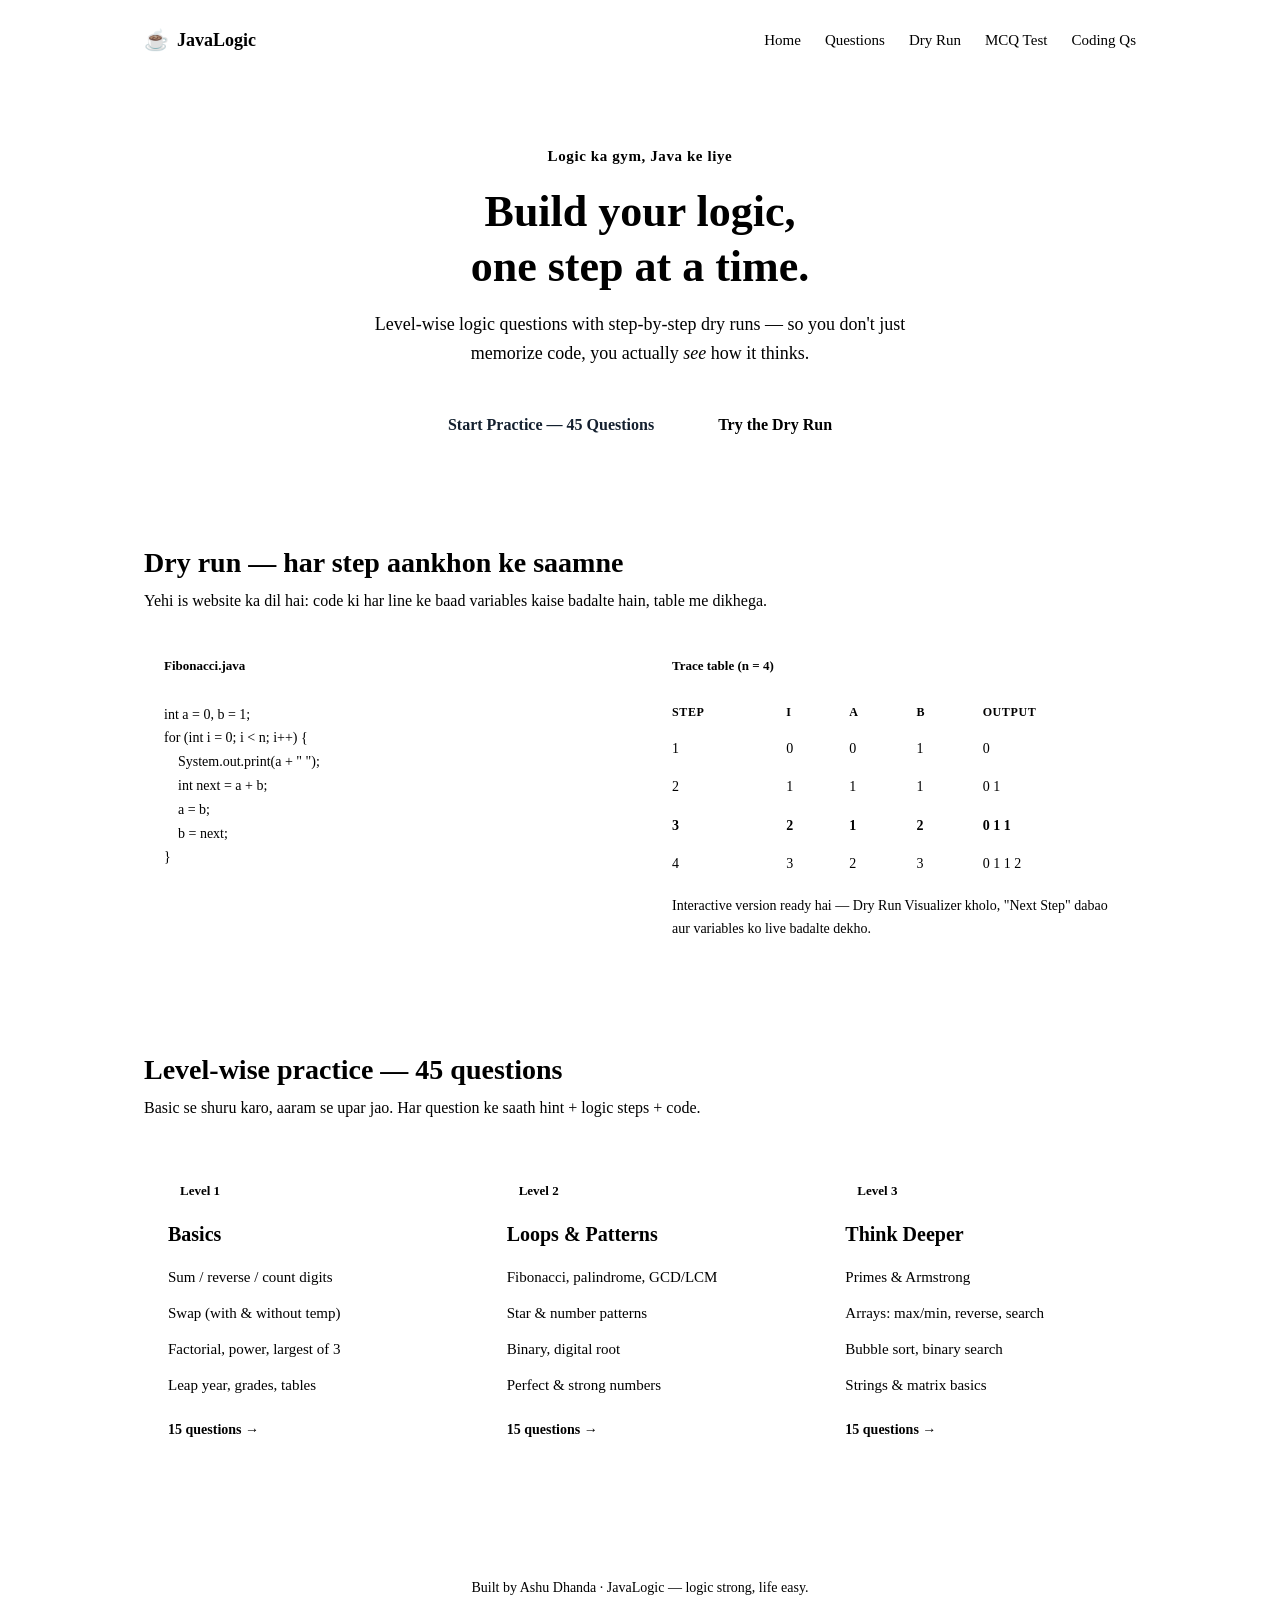
<file: index.html>
<!DOCTYPE html>
<html lang="en">
<head>
  <meta charset="UTF-8" />
  <meta name="viewport" content="width=device-width, initial-scale=1.0" />
  <title>Java Logic — Build Logic Step by Step</title>
  <meta name="description" content="Java logic building practice — level-wise questions with step-by-step dry runs." />
  <link rel="stylesheet" href="css/theme.css" />
  <link rel="stylesheet" href="css/layout.css" />
  <link rel="stylesheet" href="css/components.css" />
</head>
<body>

  <nav class="navbar">
    <a href="index.html" class="brand">
      <span class="brand-mark">☕</span>
      <span class="brand-name">Java<span class="accent">Logic</span></span>
    </a>
    <div class="nav-links">
      <a href="index.html" class="nav-link active">Home</a>
      <a href="questions.html" class="nav-link">Questions</a>
      <a href="dryrun.html" class="nav-link">Dry Run</a>
      <a href="mcq.html" class="nav-link">MCQ Test</a>
      <a href="coding.html" class="nav-link">Coding Qs</a>
    </div>
  </nav>

  <header class="hero">
    <p class="hero-kicker">Logic ka gym, Java ke liye</p>
    <h1 class="hero-title">Build your logic,<br /><span class="accent">one step at a time.</span></h1>
    <p class="hero-sub">Level-wise logic questions with step-by-step dry runs — so you don't just memorize code, you actually <em>see</em> how it thinks.</p>
    <div class="hero-actions">
      <a href="questions.html" class="btn btn-primary">Start Practice — 45 Questions</a>
      <a href="dryrun.html" class="btn btn-ghost">Try the Dry Run</a>
    </div>
  </header>

  <section class="section" id="dryrun">
    <h2 class="section-title">Dry run — har step aankhon ke saamne</h2>
    <p class="section-sub">Yehi is website ka dil hai: code ki har line ke baad variables kaise badalte hain, table me dikhega.</p>
    <div class="dryrun-demo">
      <div class="code-card">
        <div class="code-card-head">Fibonacci.java</div>
<pre><code><span class="c-kw">int</span> a = <span class="c-num">0</span>, b = <span class="c-num">1</span>;
<span class="c-kw">for</span> (<span class="c-kw">int</span> i = <span class="c-num">0</span>; i &lt; n; i++) {
    System.out.print(a + <span class="c-str">" "</span>);
    <span class="c-kw">int</span> next = a + b;
    a = b;
    b = next;
}</code></pre>
      </div>
      <div class="trace-card">
        <div class="code-card-head">Trace table (n = 4)</div>
        <table class="trace-table">
          <thead>
            <tr><th>step</th><th>i</th><th>a</th><th>b</th><th>output</th></tr>
          </thead>
          <tbody>
            <tr><td>1</td><td>0</td><td>0</td><td>1</td><td>0</td></tr>
            <tr><td>2</td><td>1</td><td>1</td><td>1</td><td>0 1</td></tr>
            <tr class="trace-active"><td>3</td><td>2</td><td>1</td><td>2</td><td>0 1 1</td></tr>
            <tr class="trace-dim"><td>4</td><td>3</td><td>2</td><td>3</td><td>0 1 1 2</td></tr>
          </tbody>
        </table>
        <p class="trace-note">Interactive version ready hai — <a href="dryrun.html">Dry Run Visualizer kholo</a>, "Next Step" dabao aur variables ko live badalte dekho.</p>
      </div>
    </div>
  </section>

  <section class="section" id="levels">
    <h2 class="section-title">Level-wise practice — 45 questions</h2>
    <p class="section-sub">Basic se shuru karo, aaram se upar jao. Har question ke saath hint + logic steps + code.</p>
    <div class="level-grid">
      <article class="level-card">
        <div class="level-tag level-tag-1">Level 1</div>
        <h3>Basics</h3>
        <ul>
          <li>Sum / reverse / count digits</li>
          <li>Swap (with &amp; without temp)</li>
          <li>Factorial, power, largest of 3</li>
          <li>Leap year, grades, tables</li>
        </ul>
        <a class="level-count" href="questions.html#l1">15 questions →</a>
      </article>
      <article class="level-card">
        <div class="level-tag level-tag-2">Level 2</div>
        <h3>Loops &amp; Patterns</h3>
        <ul>
          <li>Fibonacci, palindrome, GCD/LCM</li>
          <li>Star &amp; number patterns</li>
          <li>Binary, digital root</li>
          <li>Perfect &amp; strong numbers</li>
        </ul>
        <a class="level-count" href="questions.html#l2">15 questions →</a>
      </article>
      <article class="level-card">
        <div class="level-tag level-tag-3">Level 3</div>
        <h3>Think Deeper</h3>
        <ul>
          <li>Primes &amp; Armstrong</li>
          <li>Arrays: max/min, reverse, search</li>
          <li>Bubble sort, binary search</li>
          <li>Strings &amp; matrix basics</li>
        </ul>
        <a class="level-count" href="questions.html#l3">15 questions →</a>
      </article>
    </div>
  </section>

  <footer class="footer">
    <p>Built by Ashu Dhanda · <span class="accent">JavaLogic</span> — logic strong, life easy.</p>
  </footer>

</body>
</html>
</file>
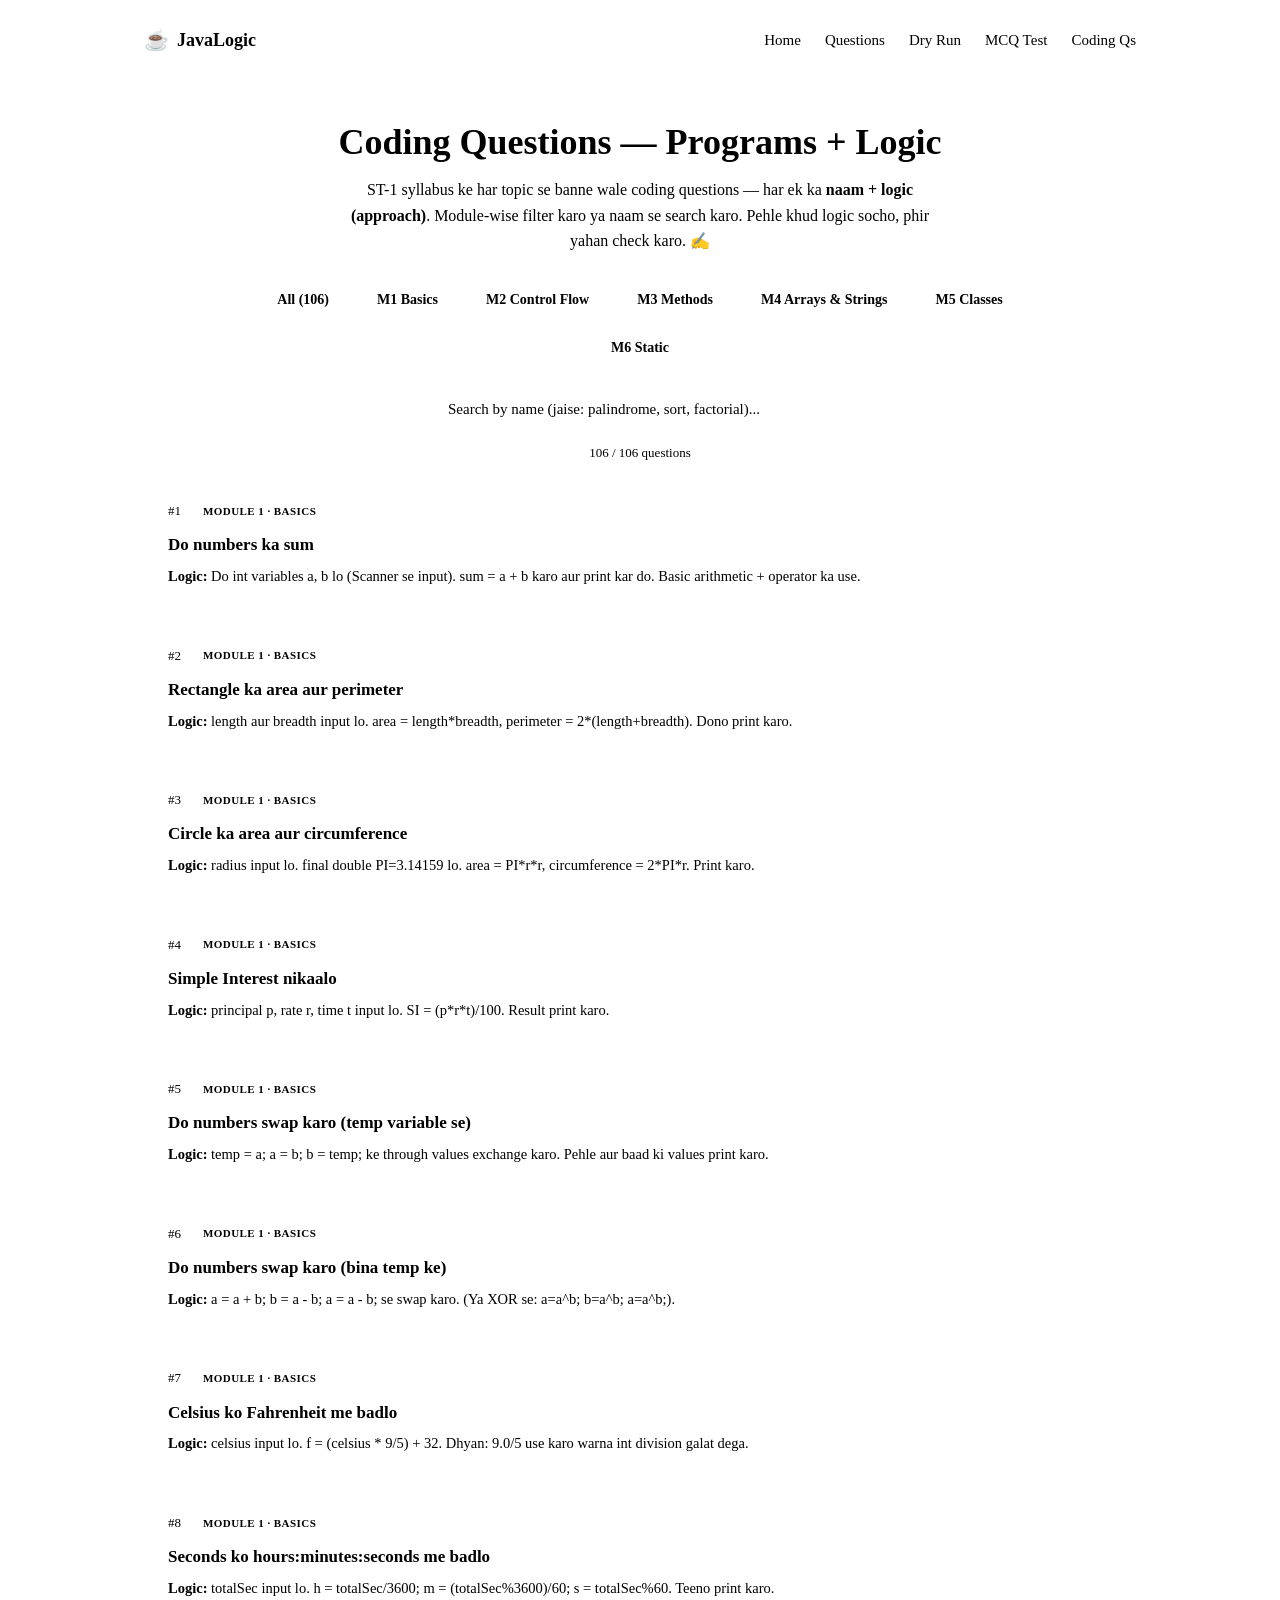
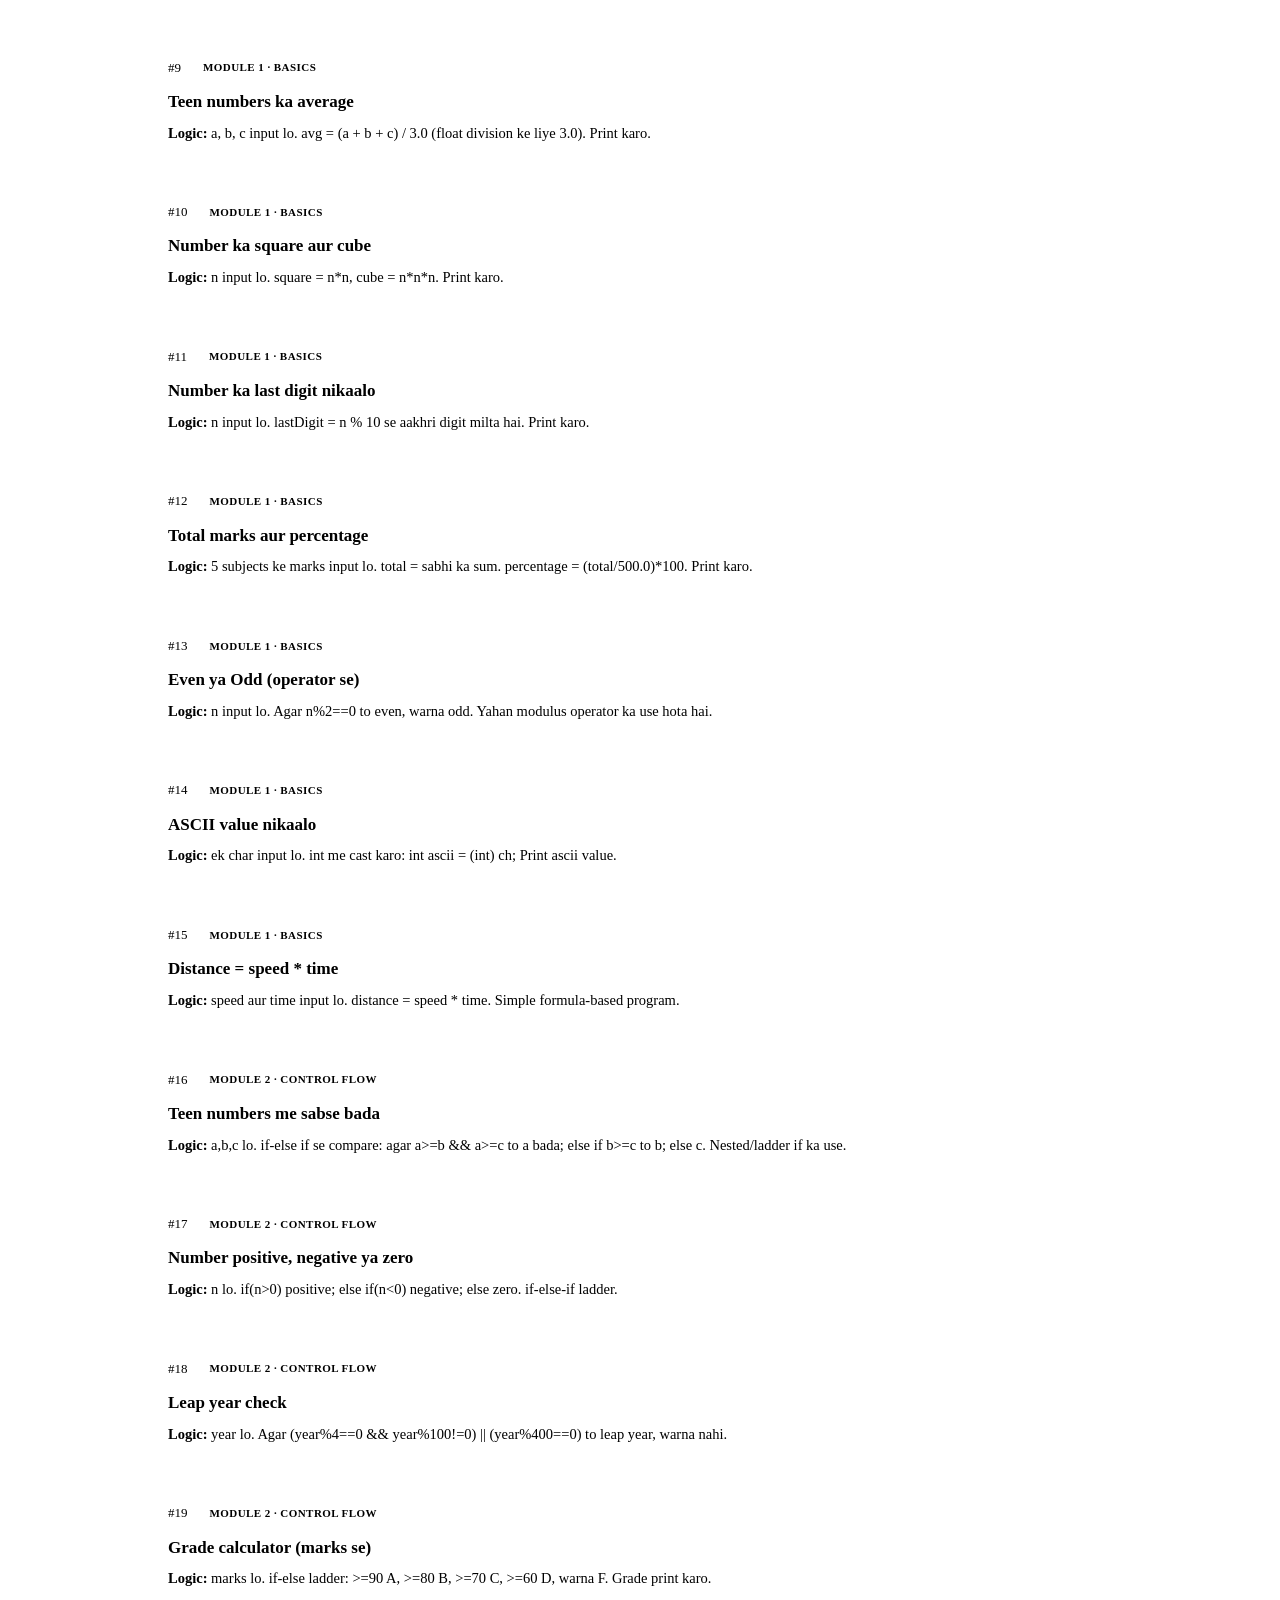
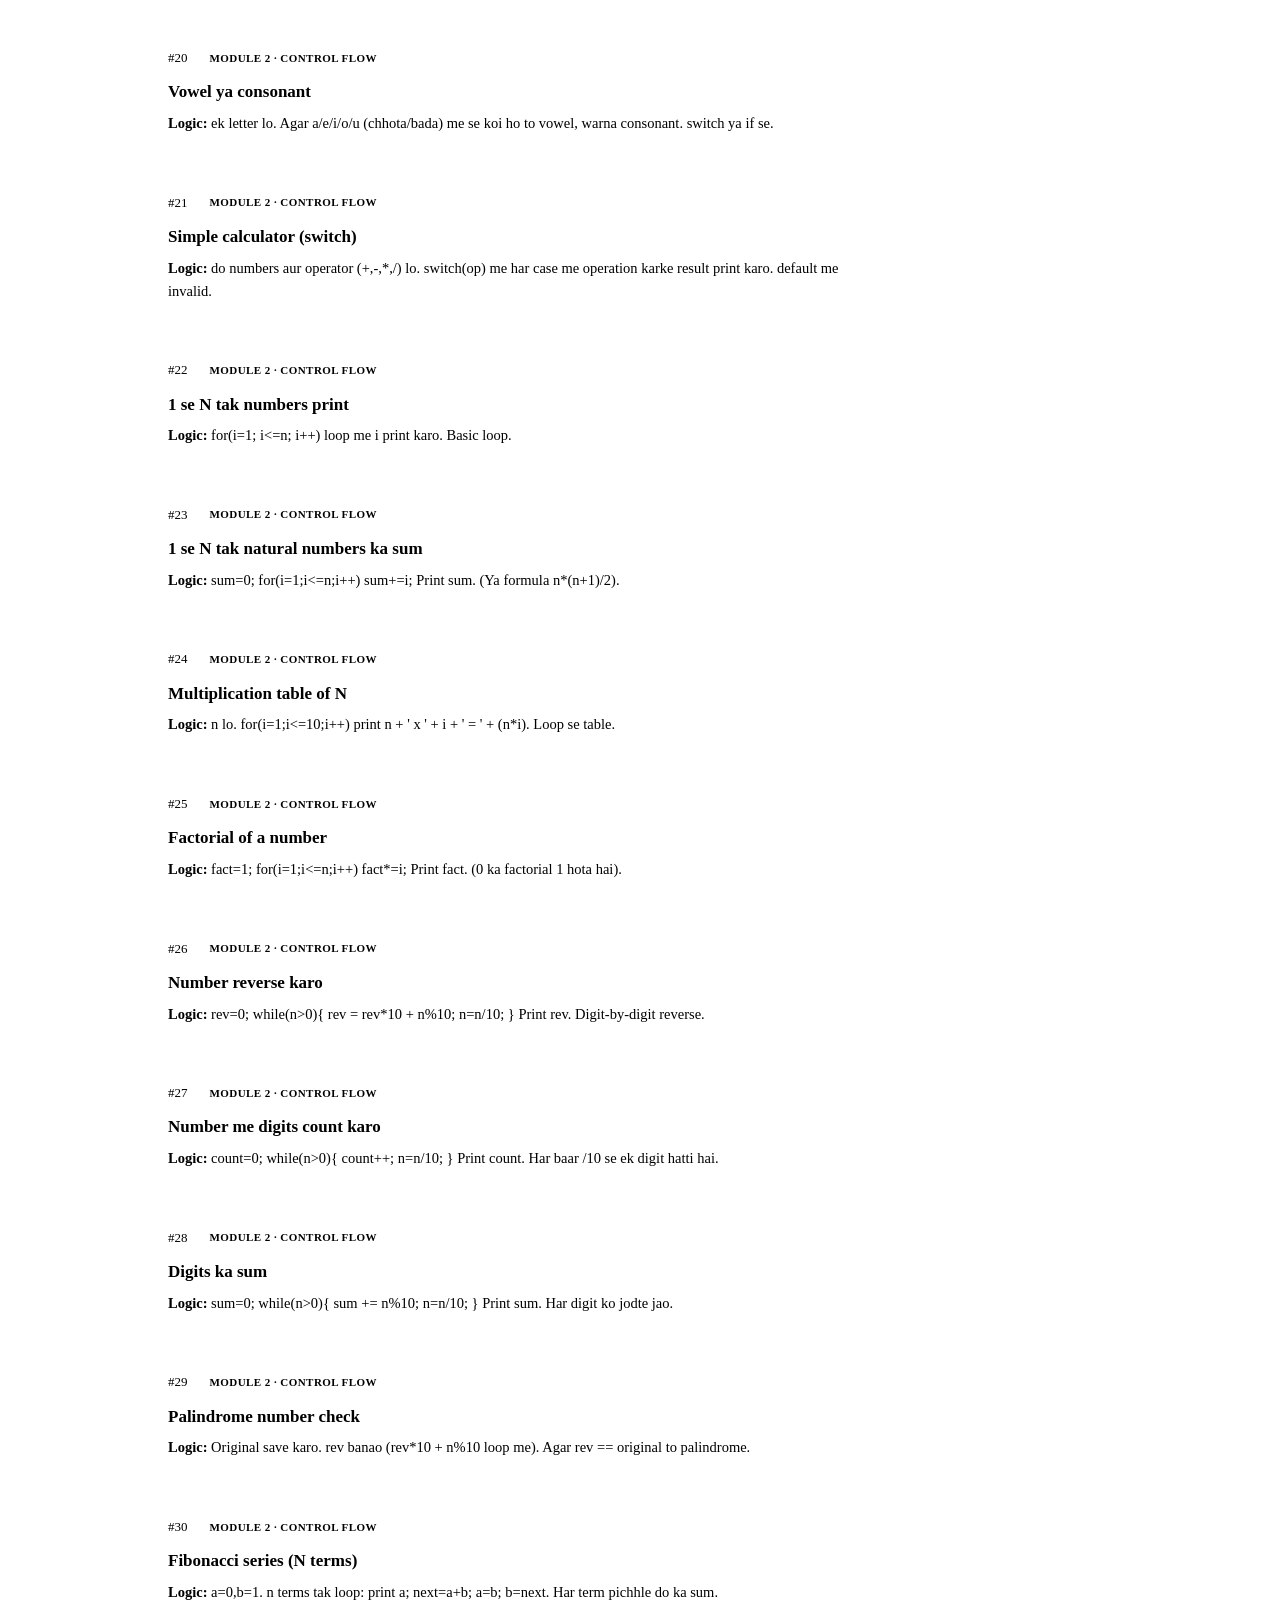
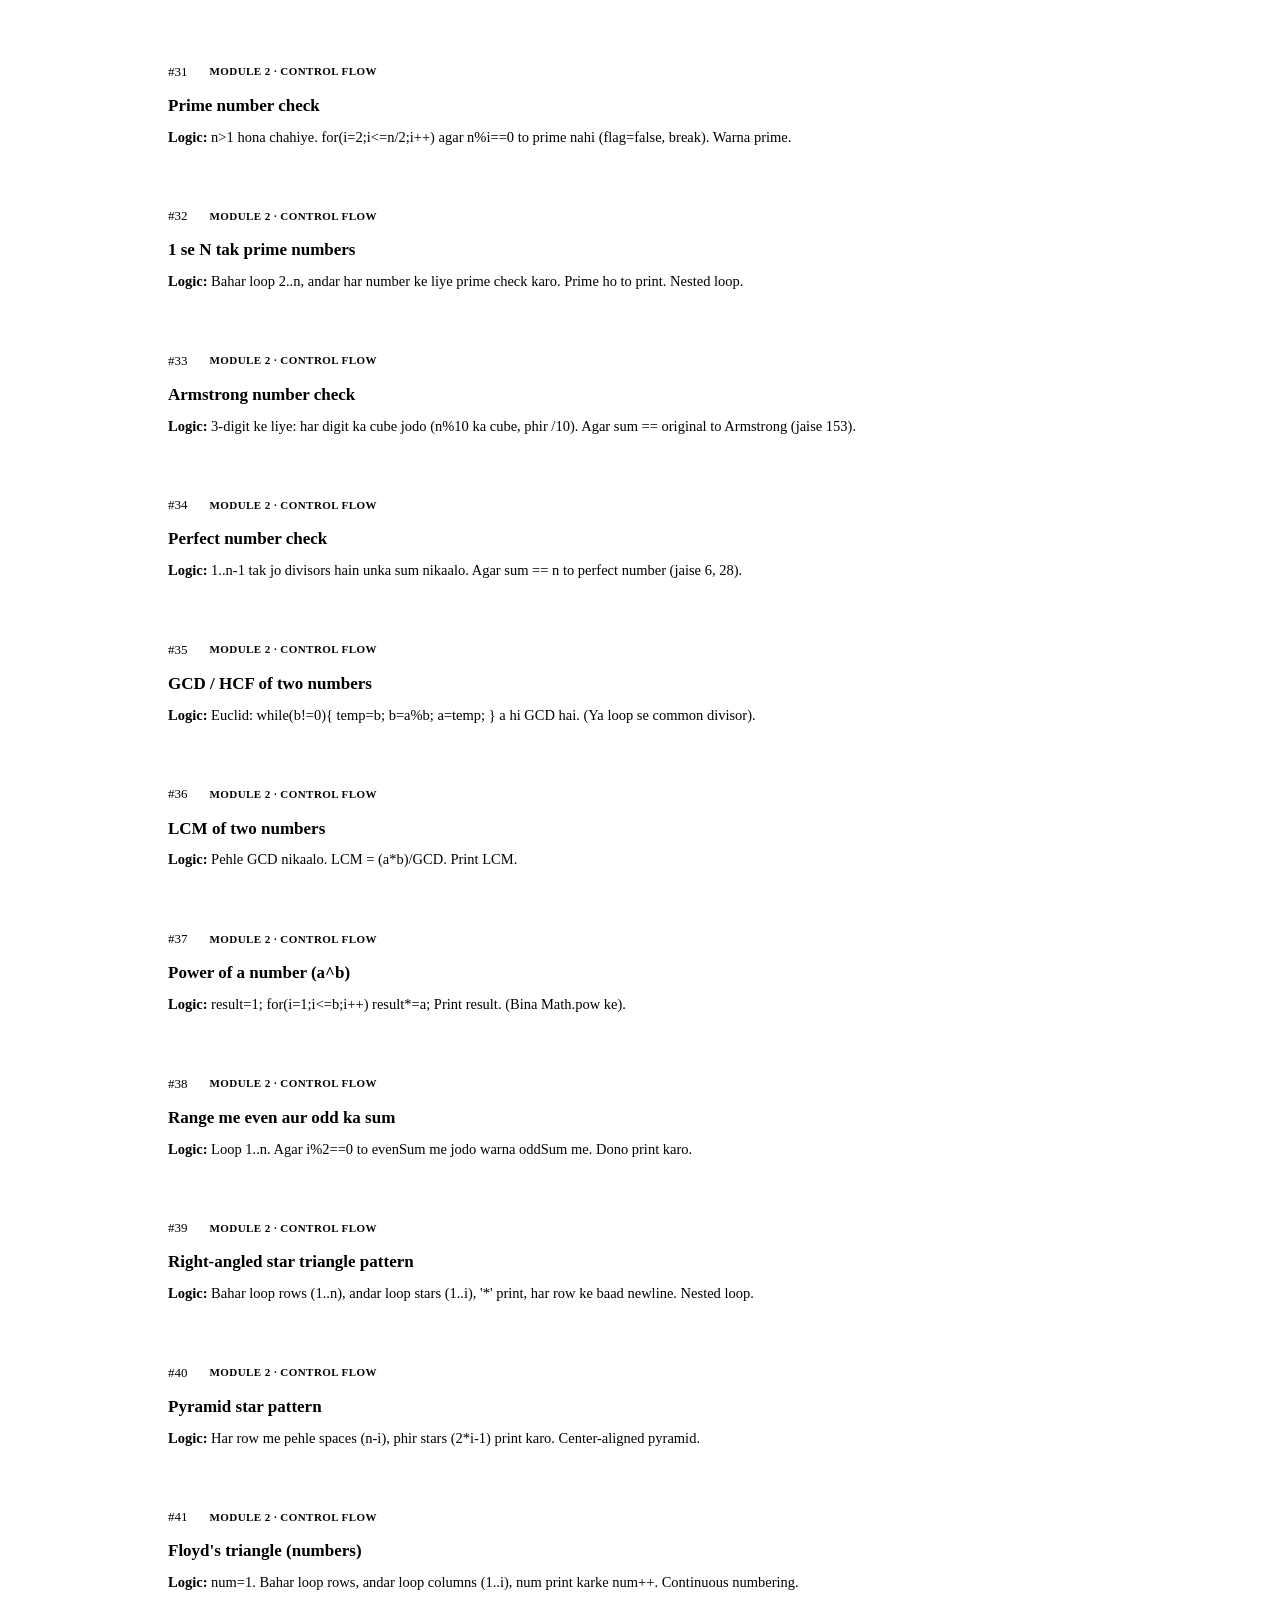
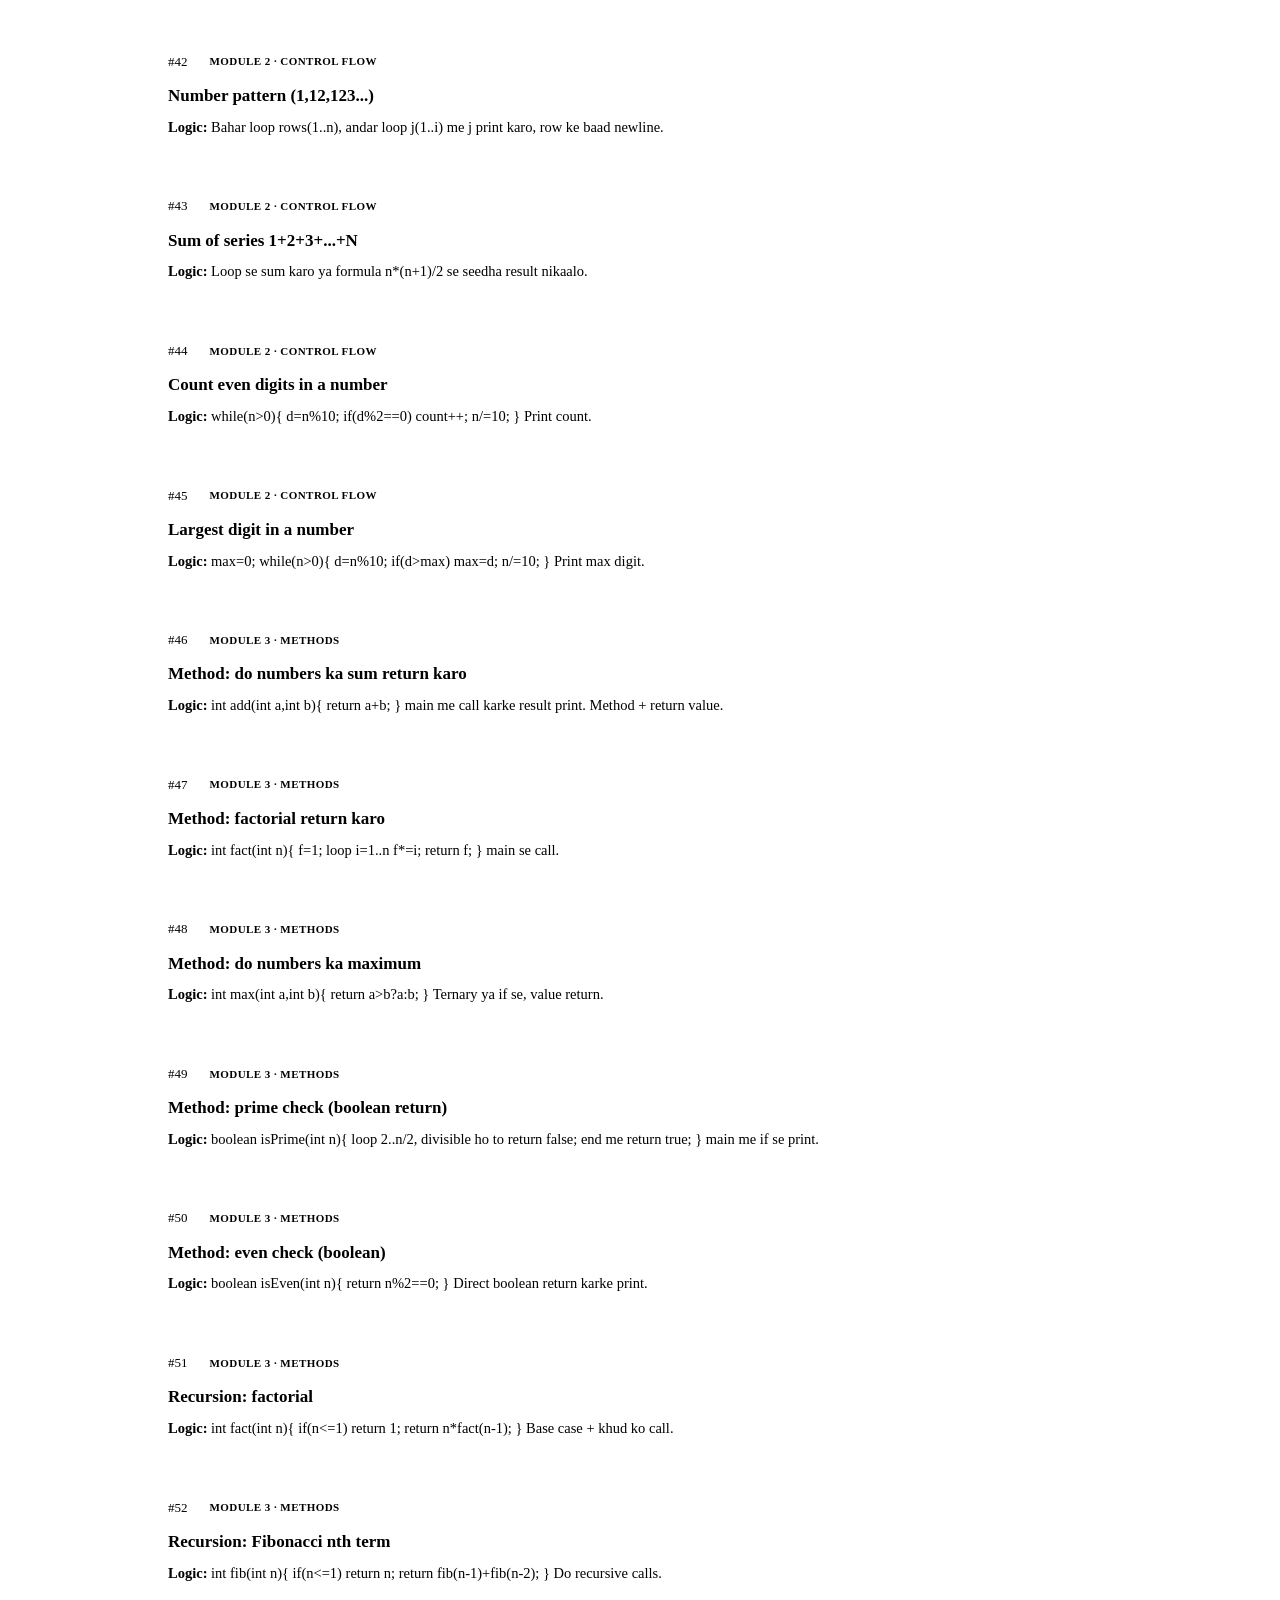
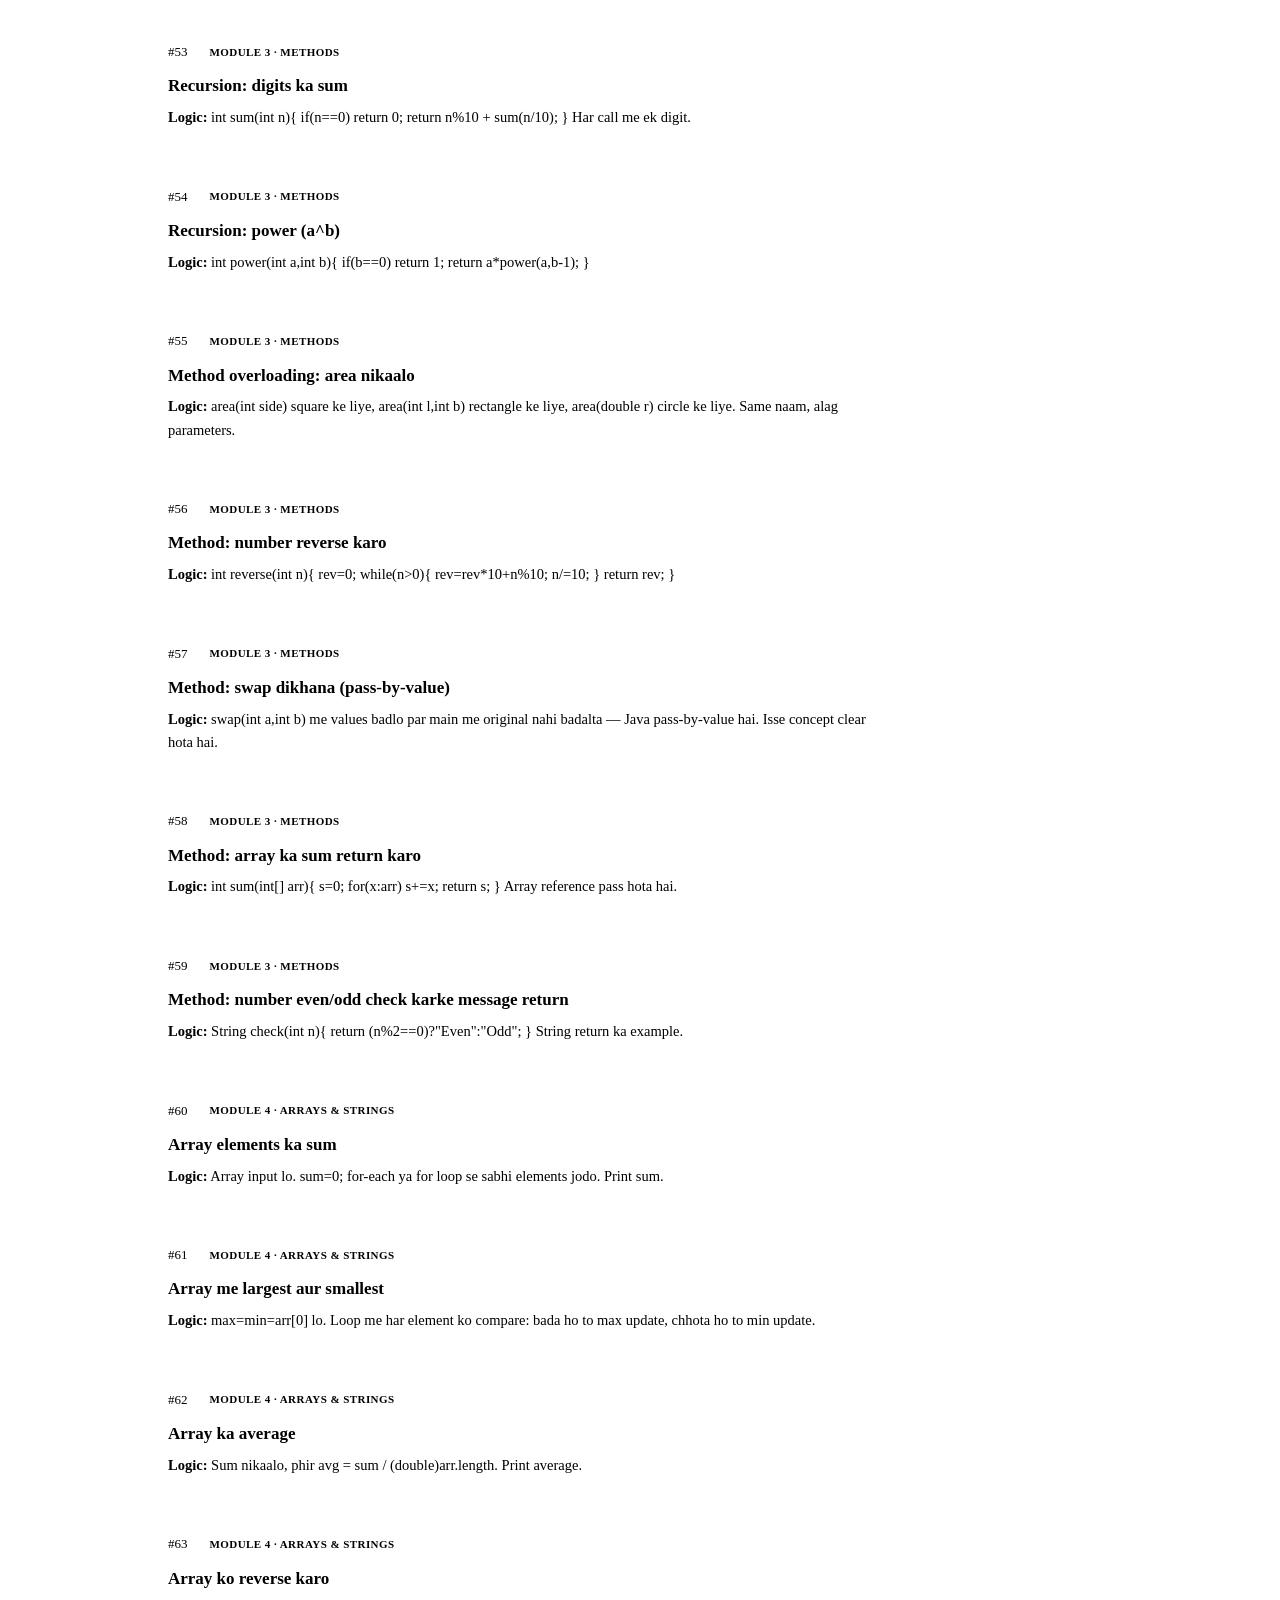
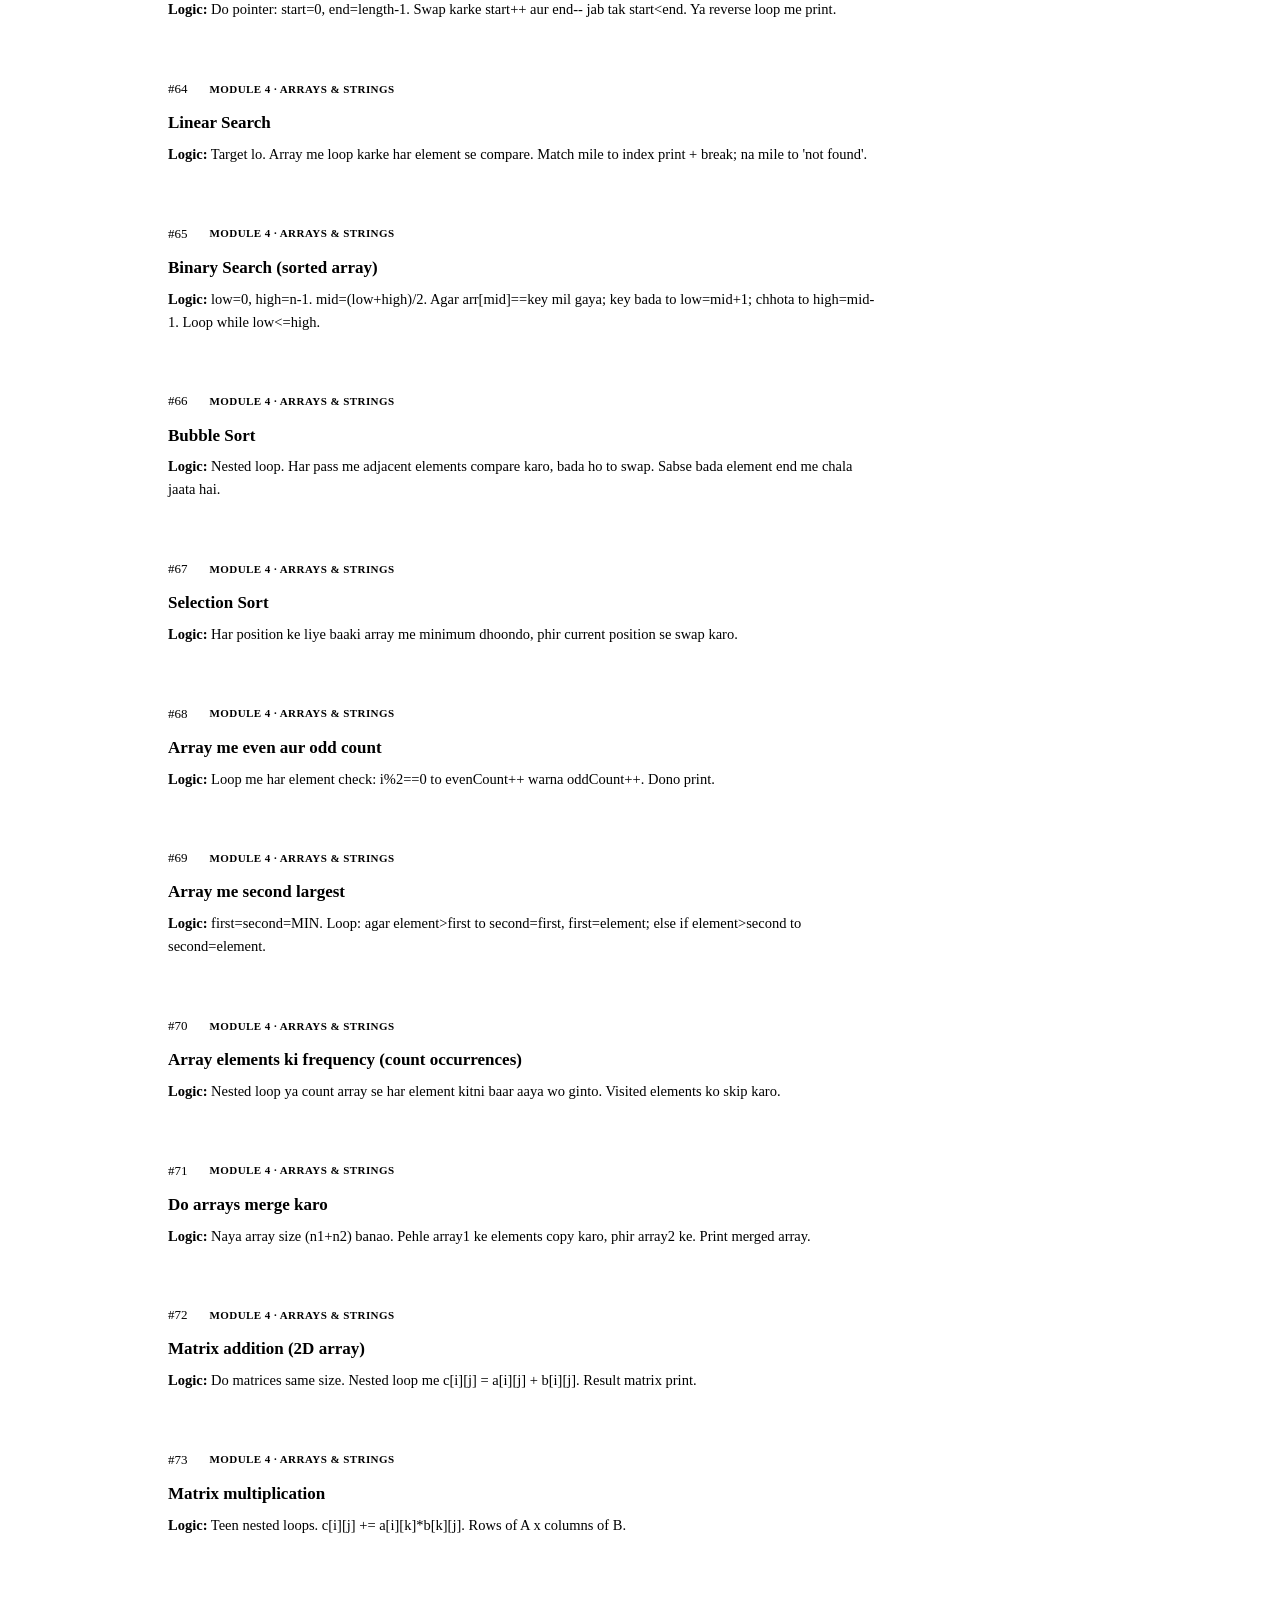
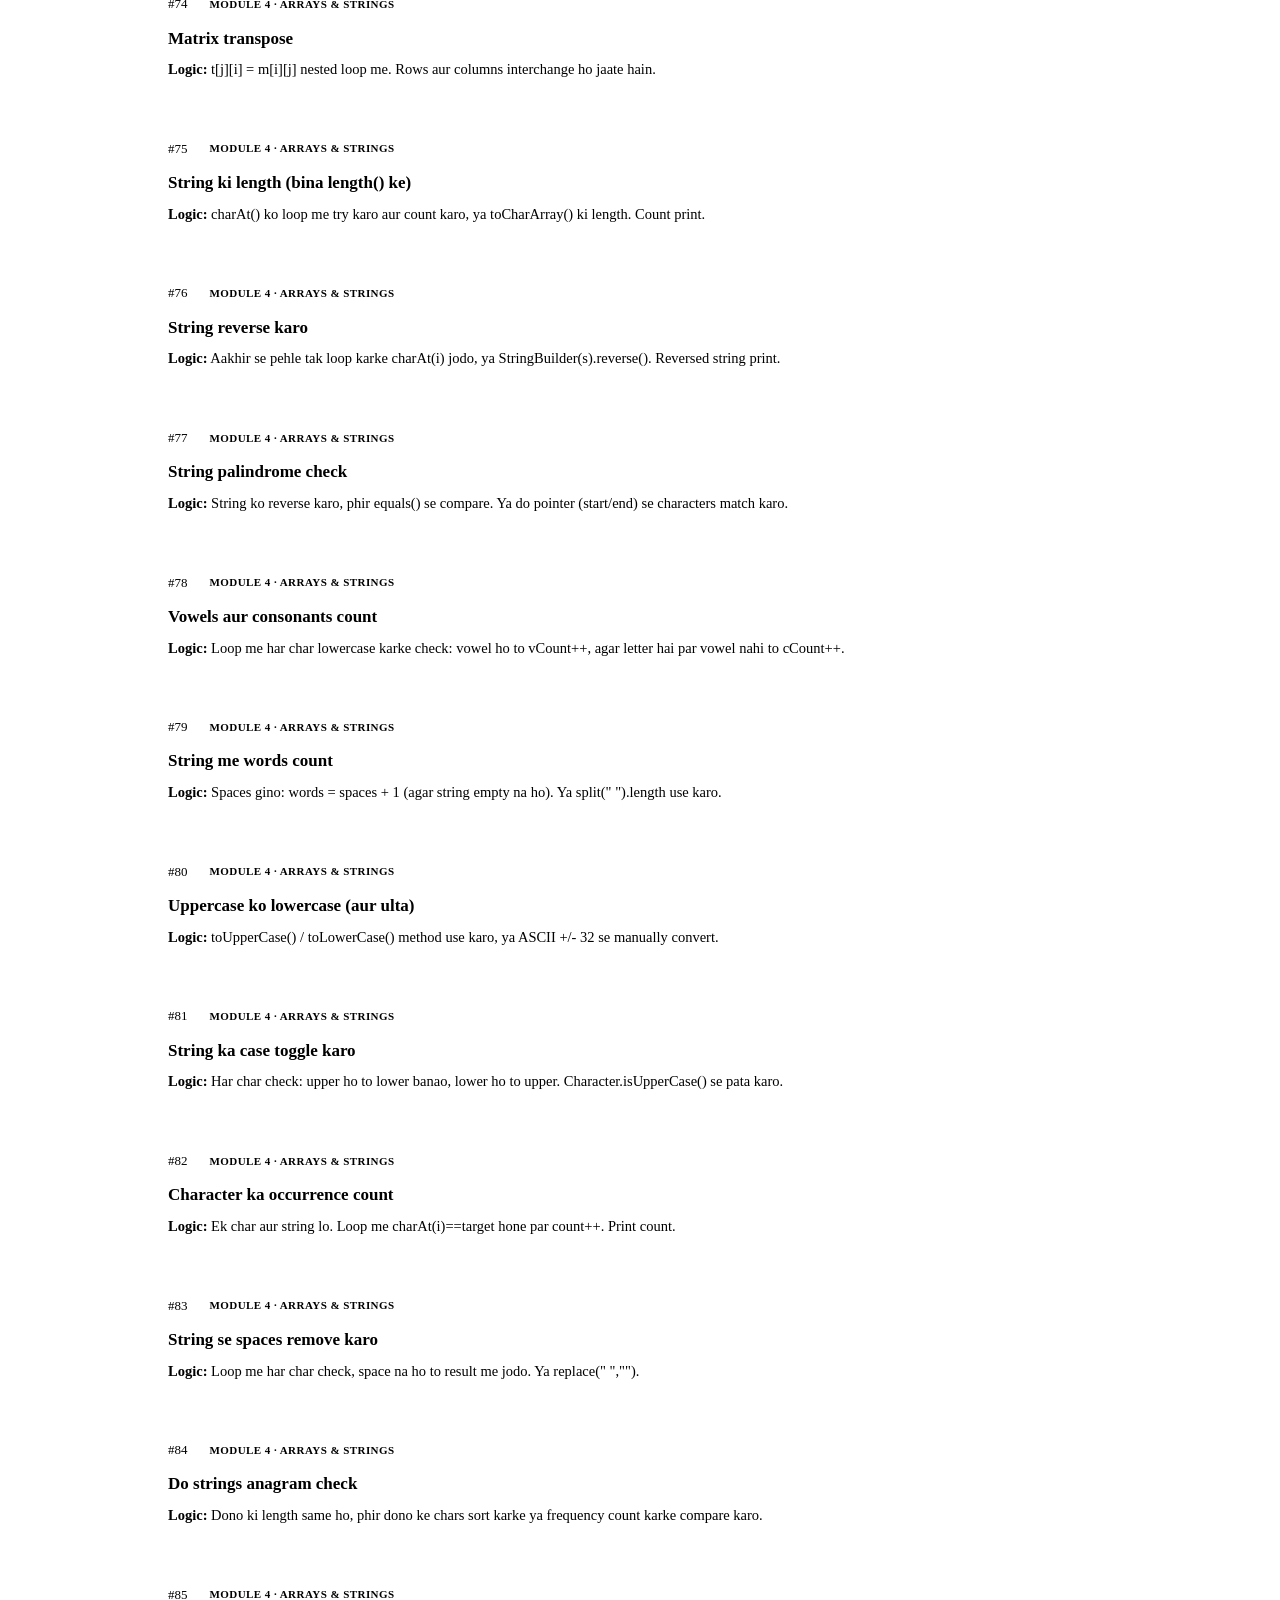
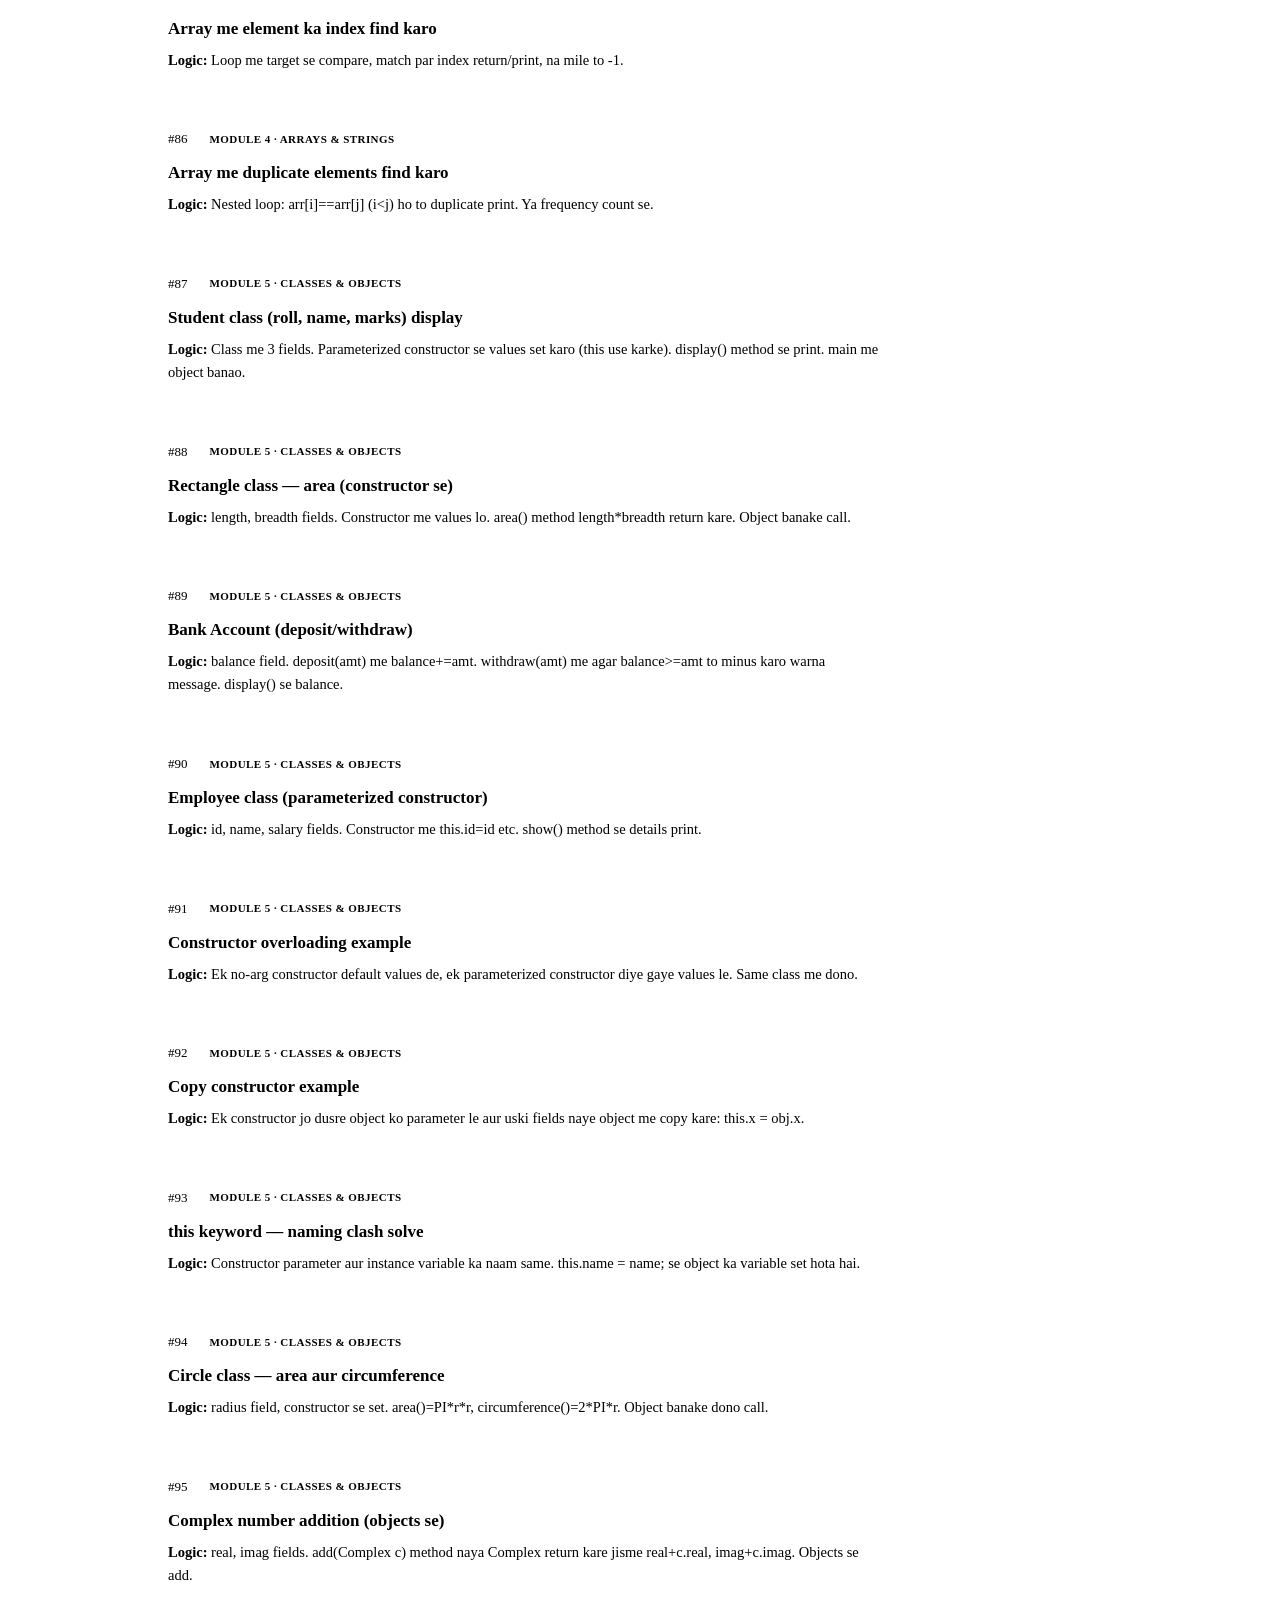
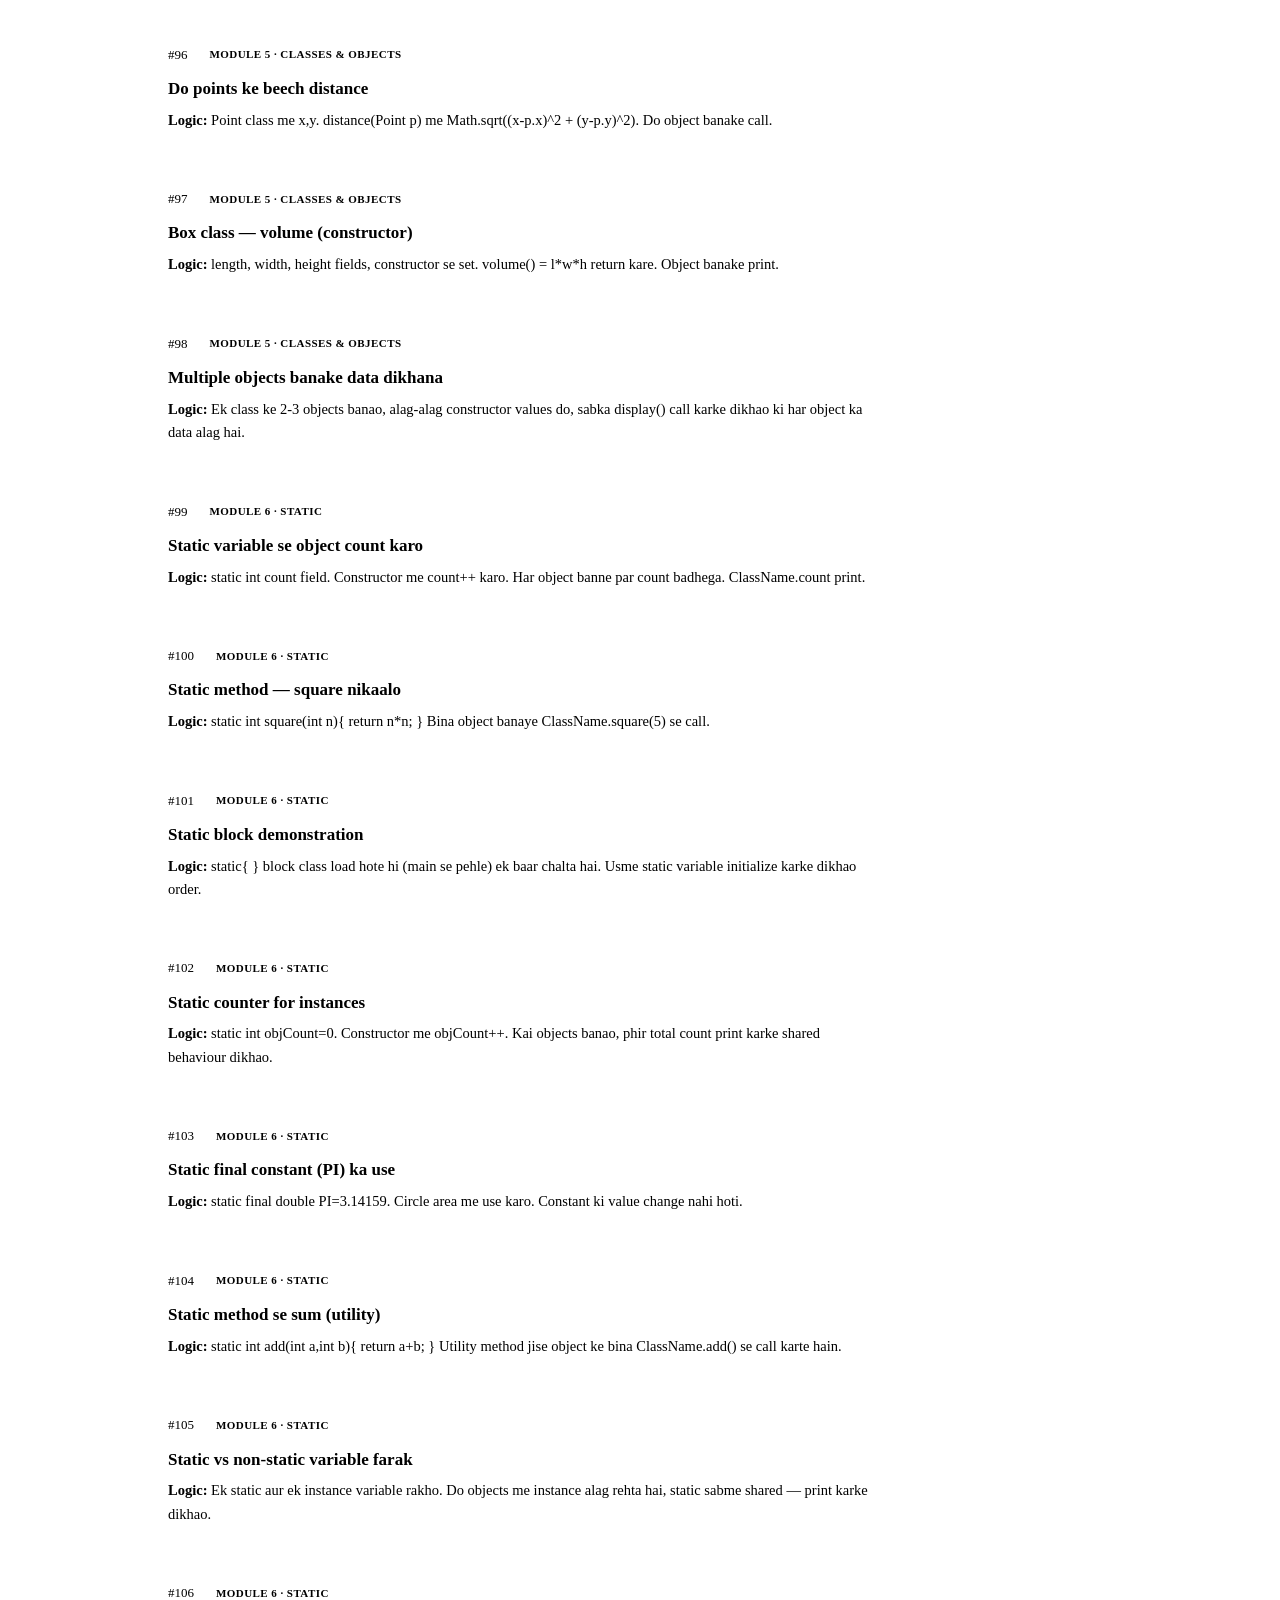
<file: coding.html>
<!DOCTYPE html>
<html lang="en">
<head>
  <meta charset="UTF-8" />
  <meta name="viewport" content="width=device-width, initial-scale=1.0" />
  <title>Coding Questions — JavaLogic</title>
  <link rel="stylesheet" href="css/theme.css" />
  <link rel="stylesheet" href="css/layout.css" />
  <link rel="stylesheet" href="css/components.css" />
  <link rel="stylesheet" href="css/coding.css" />
</head>
<body>
  <nav class="navbar">
    <a class="brand" href="index.html">
      <span class="brand-mark">☕</span>
      <span class="brand-name">Java<span class="accent">Logic</span></span>
    </a>
    <div class="nav-links">
      <a class="nav-link" href="index.html">Home</a>
      <a class="nav-link" href="questions.html">Questions</a>
      <a class="nav-link" href="dryrun.html">Dry Run</a>
      <a class="nav-link" href="mcq.html">MCQ Test</a>
      <a class="nav-link active" href="coding.html">Coding Qs</a>
    </div>
  </nav>

  <header class="page-head">
    <h1 class="page-title">Coding Questions — Programs + Logic</h1>
    <p class="page-sub">ST-1 syllabus ke har topic se banne wale coding questions — har ek ka <strong>naam + logic (approach)</strong>. Module-wise filter karo ya naam se search karo. Pehle khud logic socho, phir yahan check karo. ✍️</p>
    <div class="filter-bar" id="codeFilter"></div>
  </header>

  <section class="section" style="padding-top:16px;">
    <div class="code-toolbar">
      <input type="text" id="codeSearch" class="code-search" placeholder="Search by name (jaise: palindrome, sort, factorial)..." />
    </div>
    <p class="code-count" id="codeCount"></p>
    <main id="codeList"></main>
  </section>

  <footer class="footer">
    Built by Ashu Dhanda · JavaLogic — logic strong, life easy.
  </footer>

  <script src="js/coding-data.js"></script>
  <script src="js/coding.js"></script>
</body>
</html>
</file>
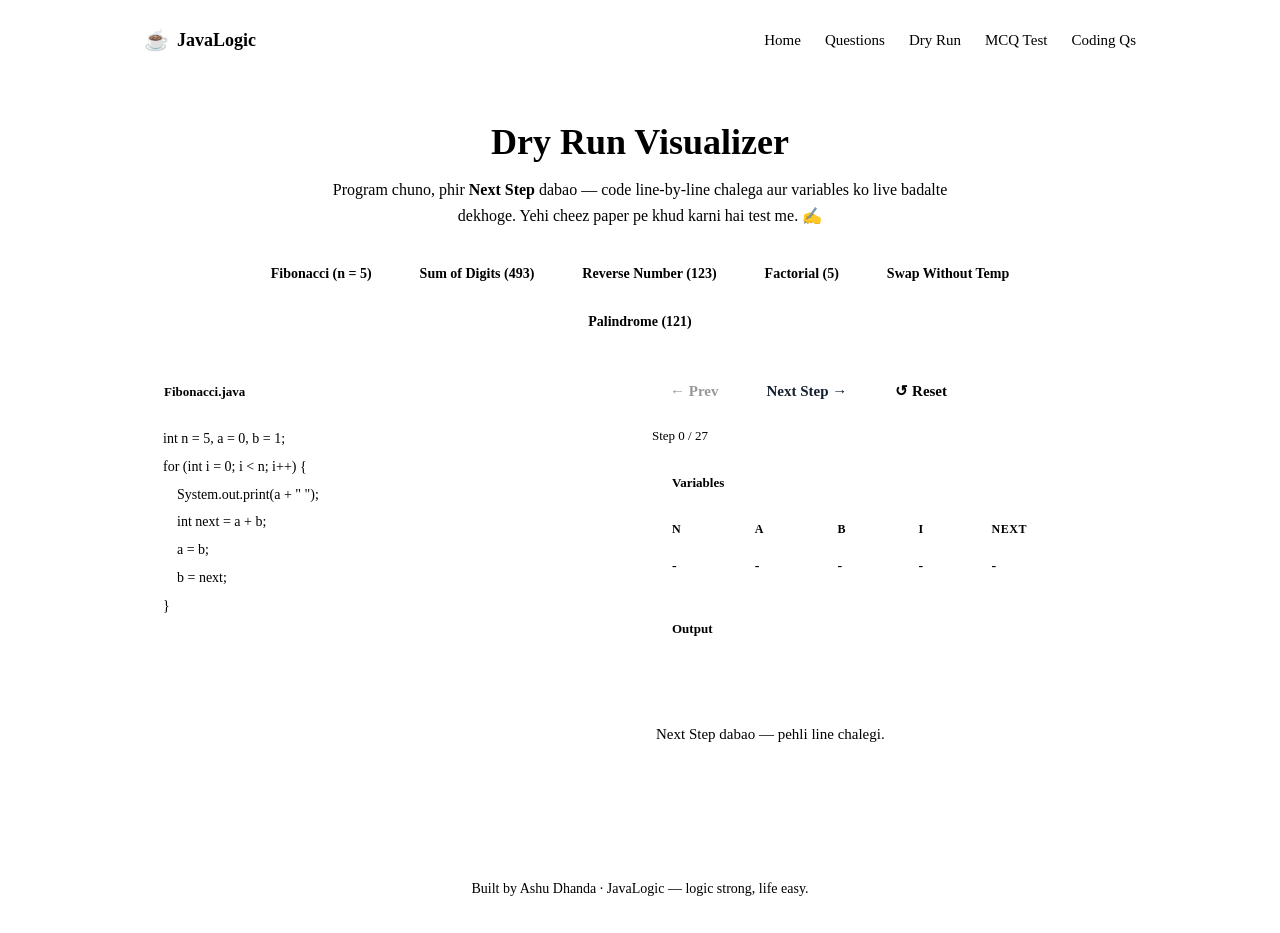
<file: dryrun.html>
<!DOCTYPE html>
<html lang="en">
<head>
  <meta charset="UTF-8" />
  <meta name="viewport" content="width=device-width, initial-scale=1.0" />
  <title>Dry Run — Java Logic</title>
  <meta name="description" content="Interactive dry run visualizer — Java code line by line chalao aur variables ko live badalte dekho." />
  <link rel="stylesheet" href="css/theme.css" />
  <link rel="stylesheet" href="css/layout.css" />
  <link rel="stylesheet" href="css/components.css" />
  <link rel="stylesheet" href="css/dryrun.css" />
</head>
<body>

  <nav class="navbar">
    <a href="index.html" class="brand">
      <span class="brand-mark">☕</span>
      <span class="brand-name">Java<span class="accent">Logic</span></span>
    </a>
    <div class="nav-links">
      <a href="index.html" class="nav-link">Home</a>
      <a href="questions.html" class="nav-link">Questions</a>
      <a href="dryrun.html" class="nav-link active">Dry Run</a>
      <a href="mcq.html" class="nav-link">MCQ Test</a>
      <a href="coding.html" class="nav-link">Coding Qs</a>
    </div>
  </nav>

  <header class="page-head">
    <h1 class="page-title">Dry Run Visualizer</h1>
    <p class="page-sub">Program chuno, phir <strong>Next Step</strong> dabao — code line-by-line chalega aur variables ko live badalte dekhoge. Yehi cheez paper pe khud karni hai test me. ✍️</p>
    <div class="filter-bar" id="progBar"></div>
  </header>

  <main class="section dr-wrap">
    <div class="code-card">
      <div class="code-card-head" id="progName">Program</div>
      <ol class="dr-code" id="codeLines"></ol>
    </div>

    <div class="dr-panel">
      <div class="dr-controls">
        <button class="btn btn-ghost dr-btn" id="btnPrev">← Prev</button>
        <button class="btn btn-primary dr-btn" id="btnNext">Next Step →</button>
        <button class="btn btn-ghost dr-btn" id="btnReset">↺ Reset</button>
      </div>
      <p class="dr-step-count" id="stepCount">Step 0 / 0</p>

      <div class="dr-card">
        <div class="code-card-head">Variables</div>
        <table class="trace-table" id="varTable">
          <thead><tr id="varHead"></tr></thead>
          <tbody><tr id="varRow"></tr></tbody>
        </table>
      </div>

      <div class="dr-card">
        <div class="code-card-head">Output</div>
        <pre class="dr-output"><code id="outBox"></code></pre>
      </div>

      <p class="dr-note" id="noteBox">Program select karo aur Next Step dabao.</p>
    </div>
  </main>

  <footer class="footer">
    <p>Built by Ashu Dhanda · <span class="accent">JavaLogic</span> — logic strong, life easy.</p>
  </footer>

  <script src="js/dryrun.js"></script>
</body>
</html>
</file>
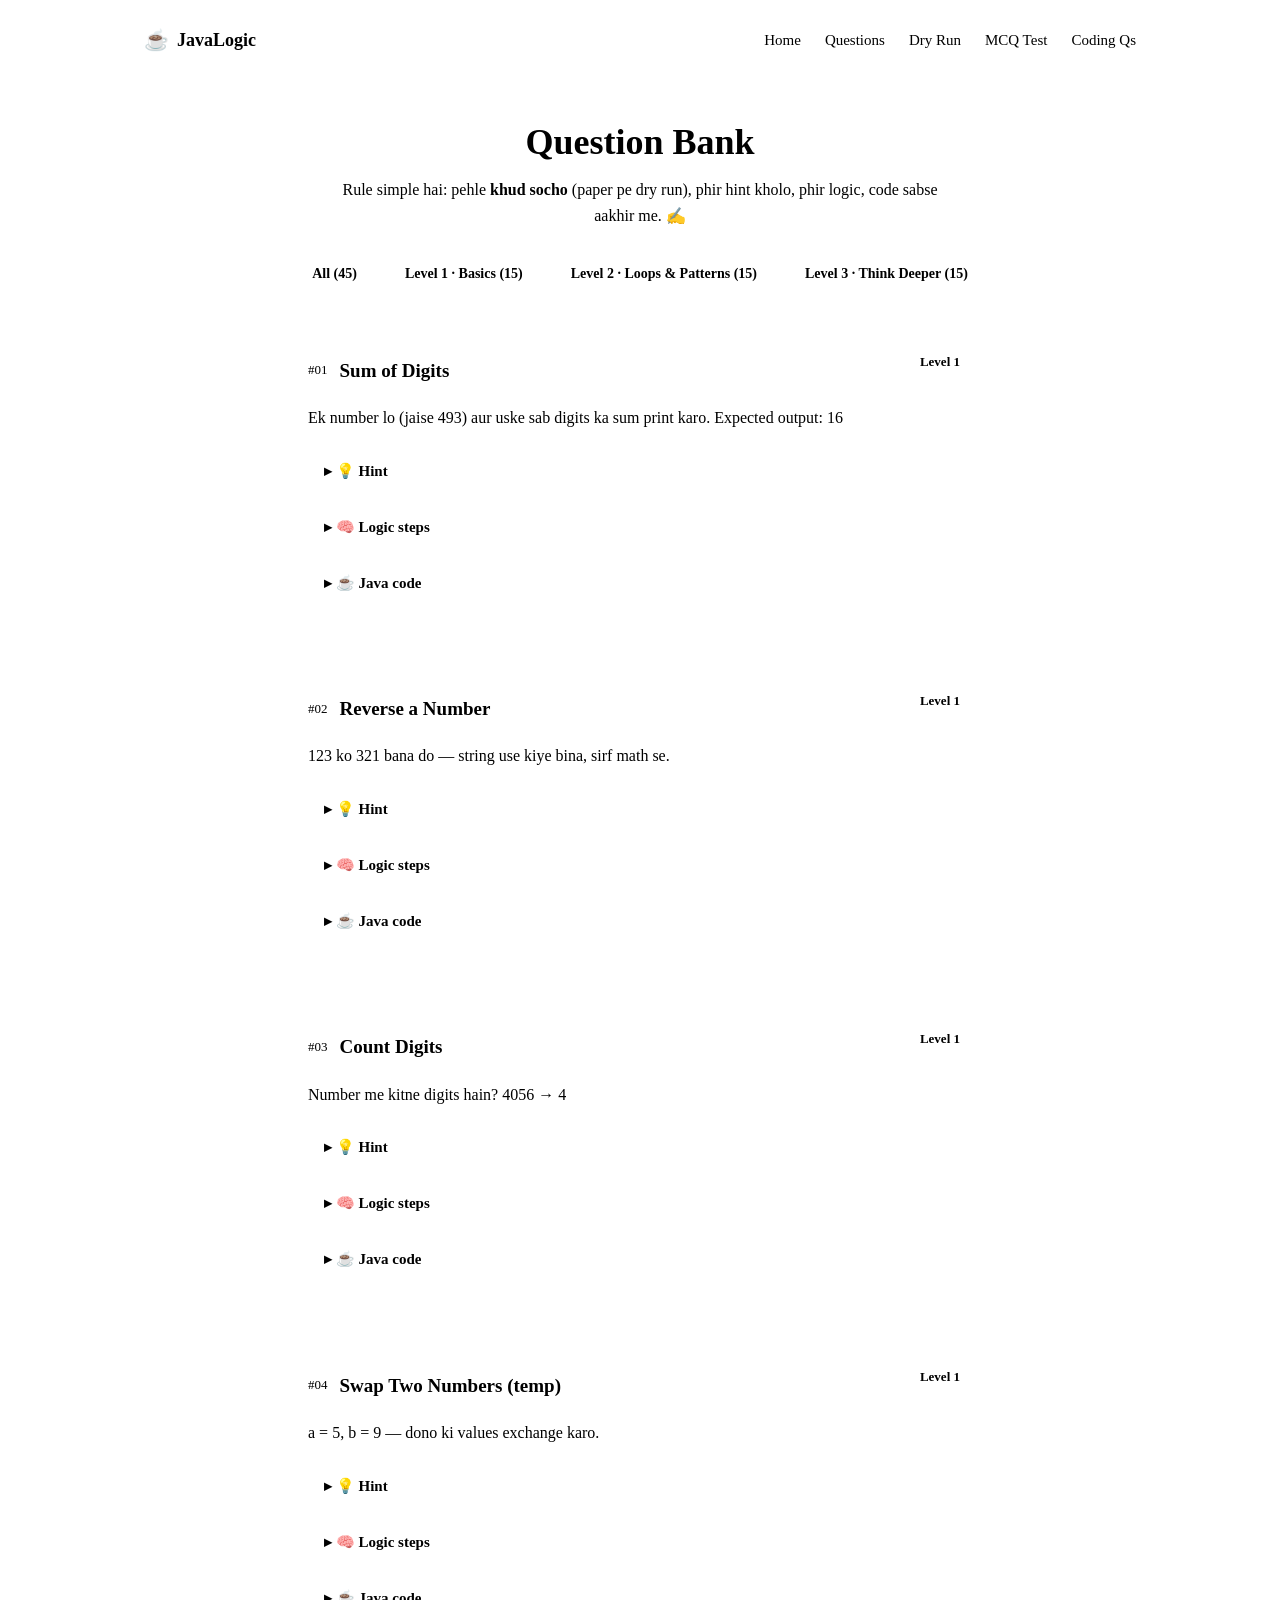
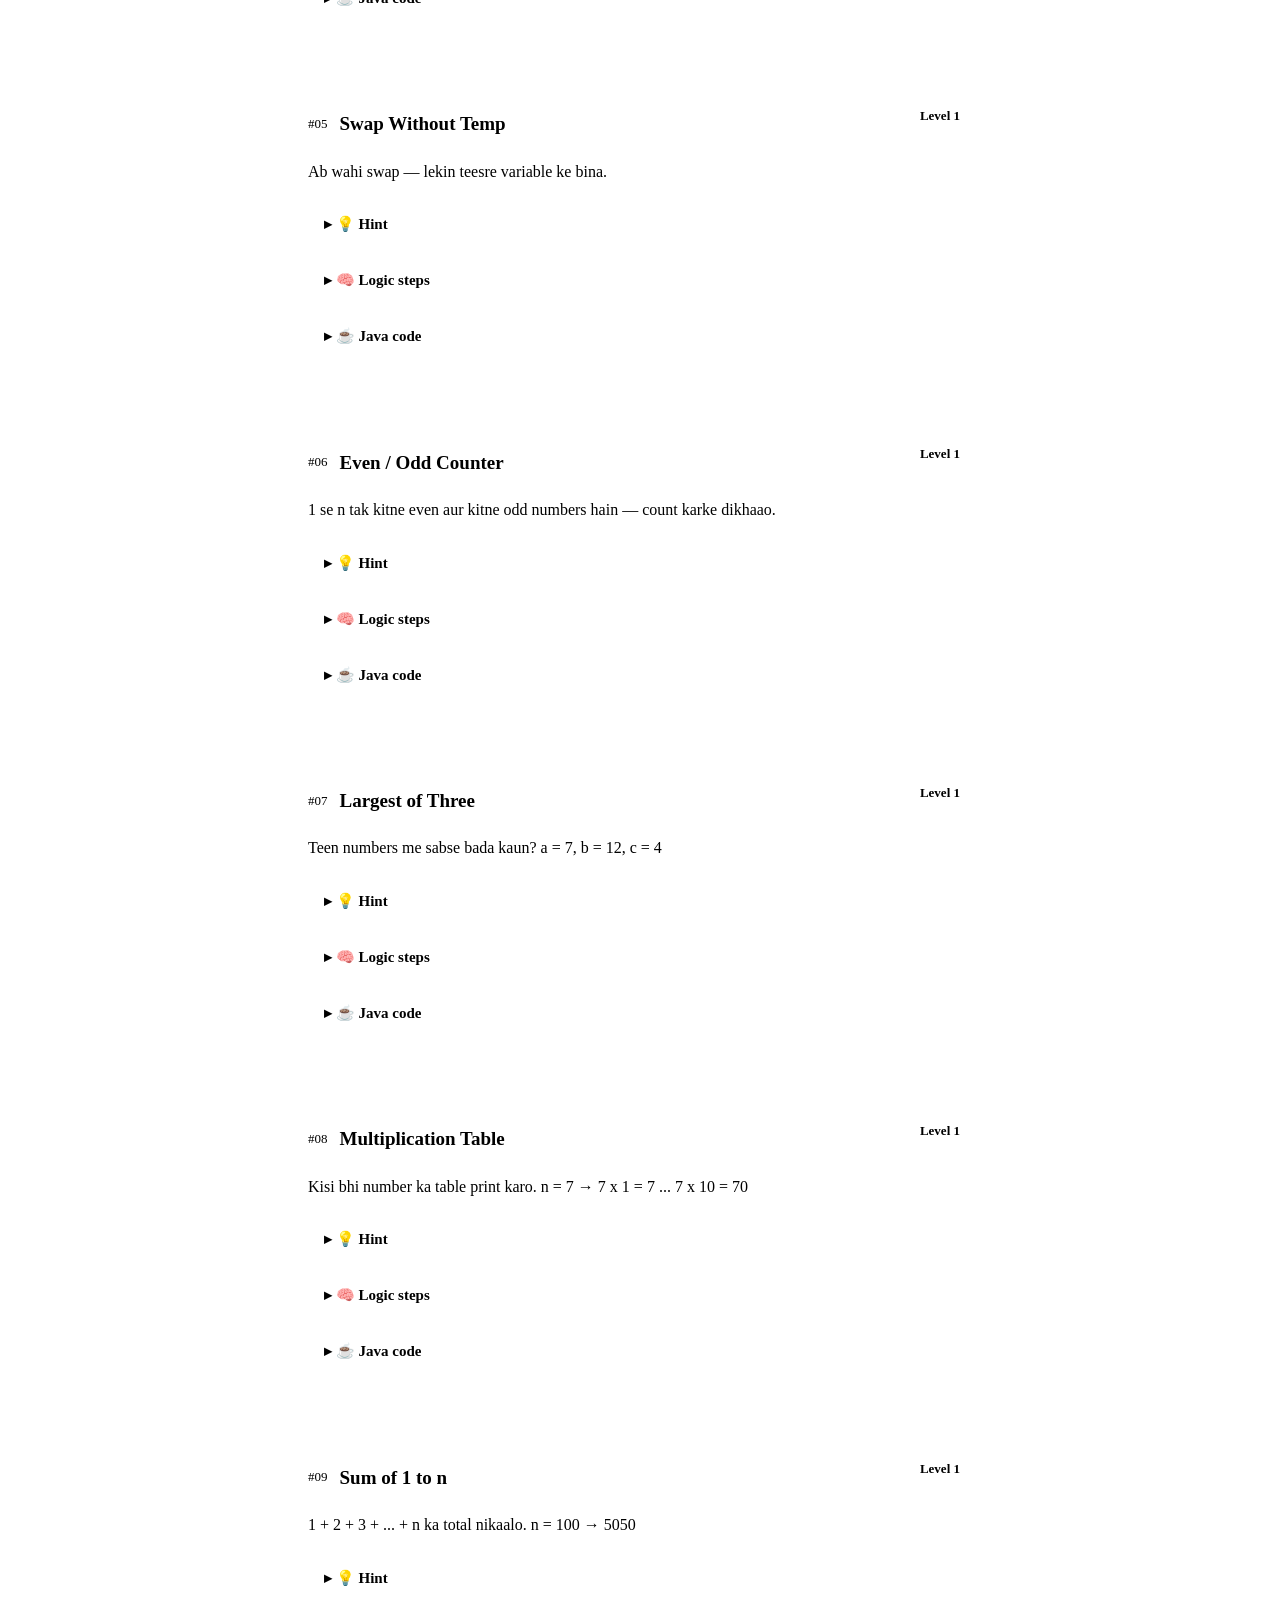
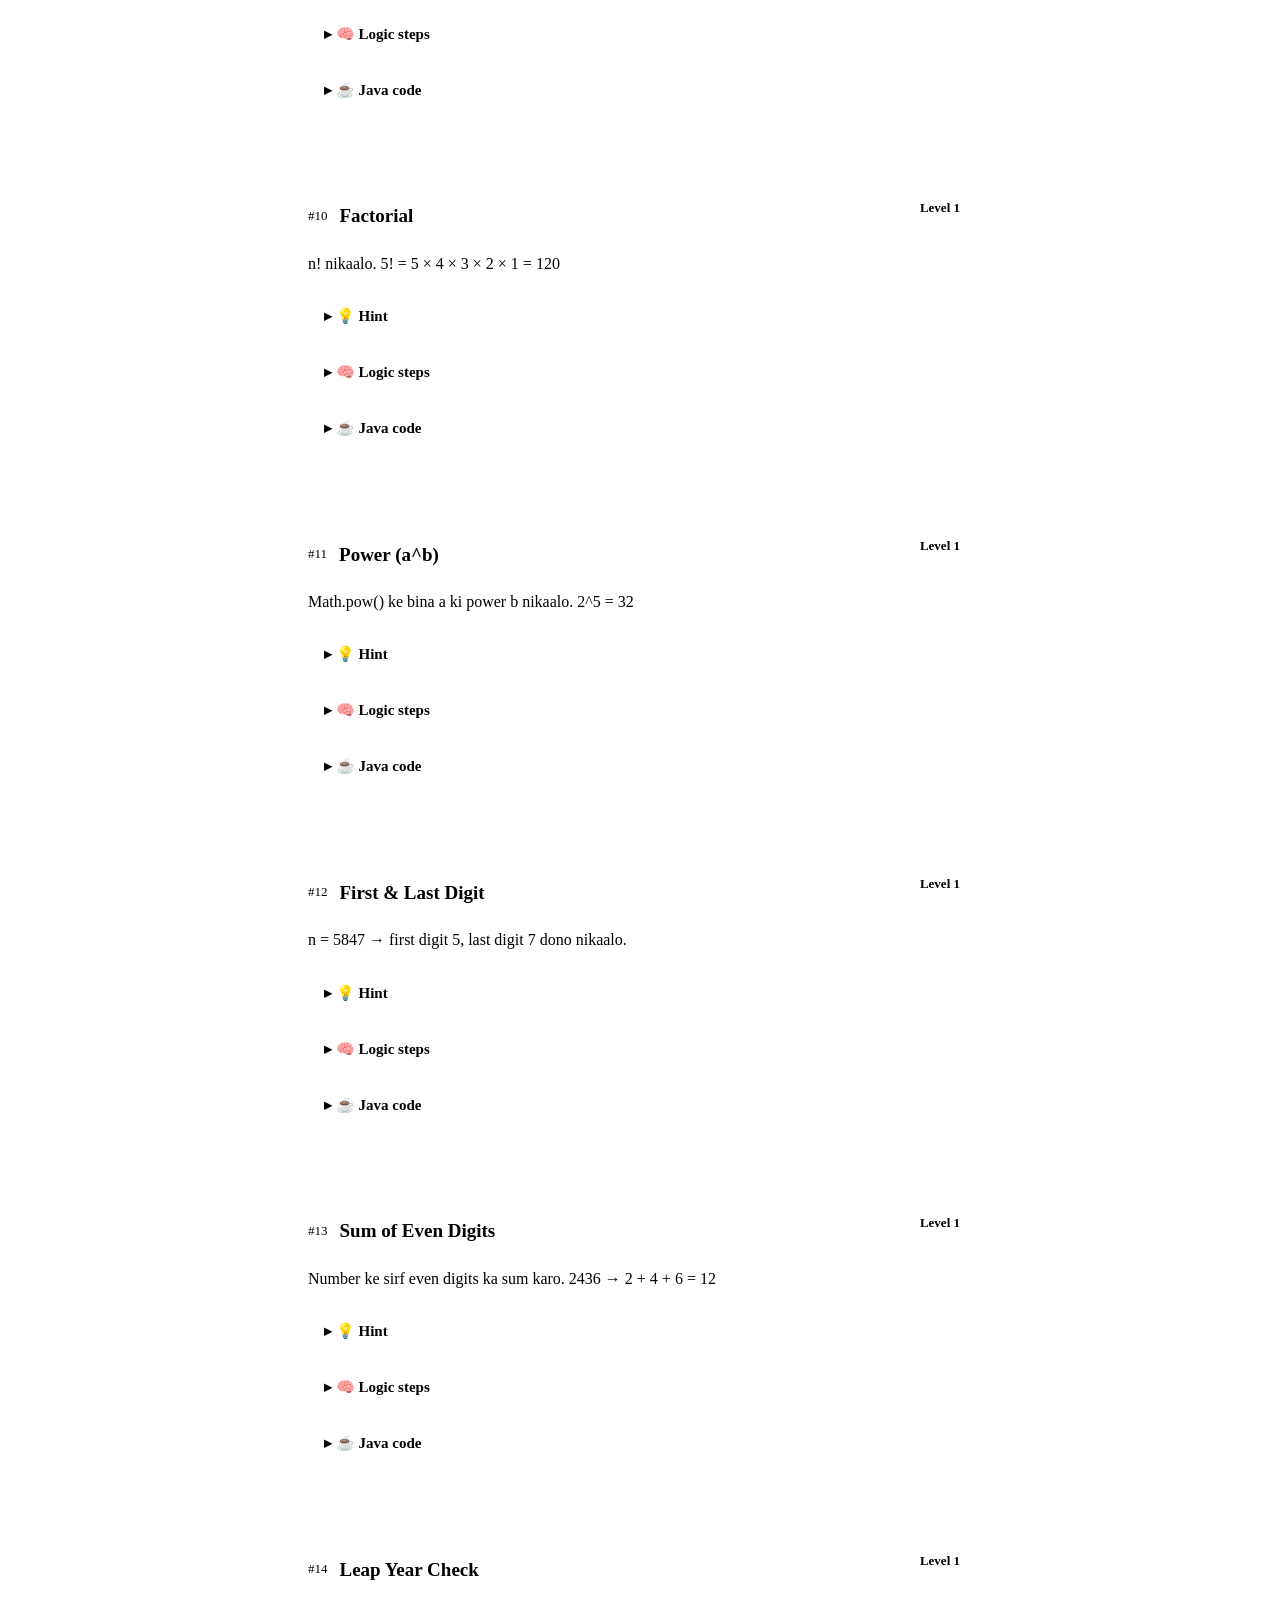
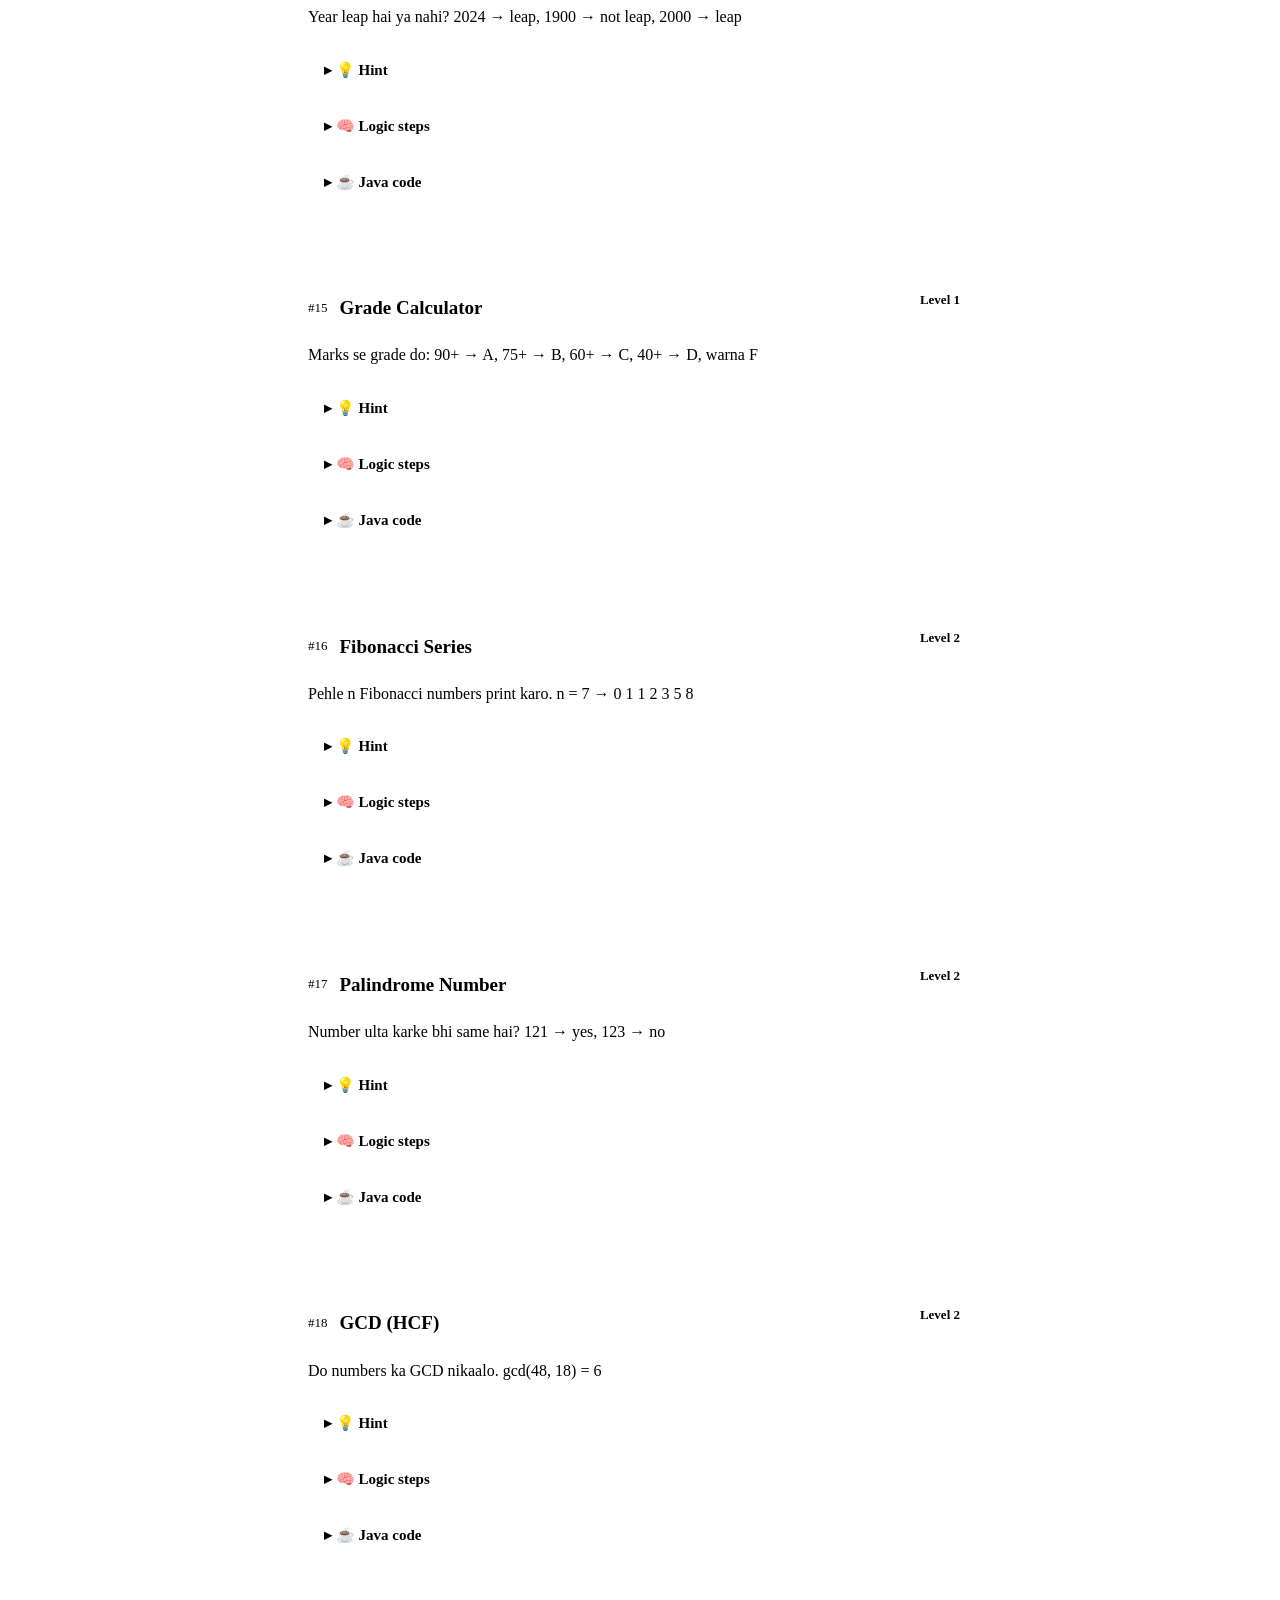
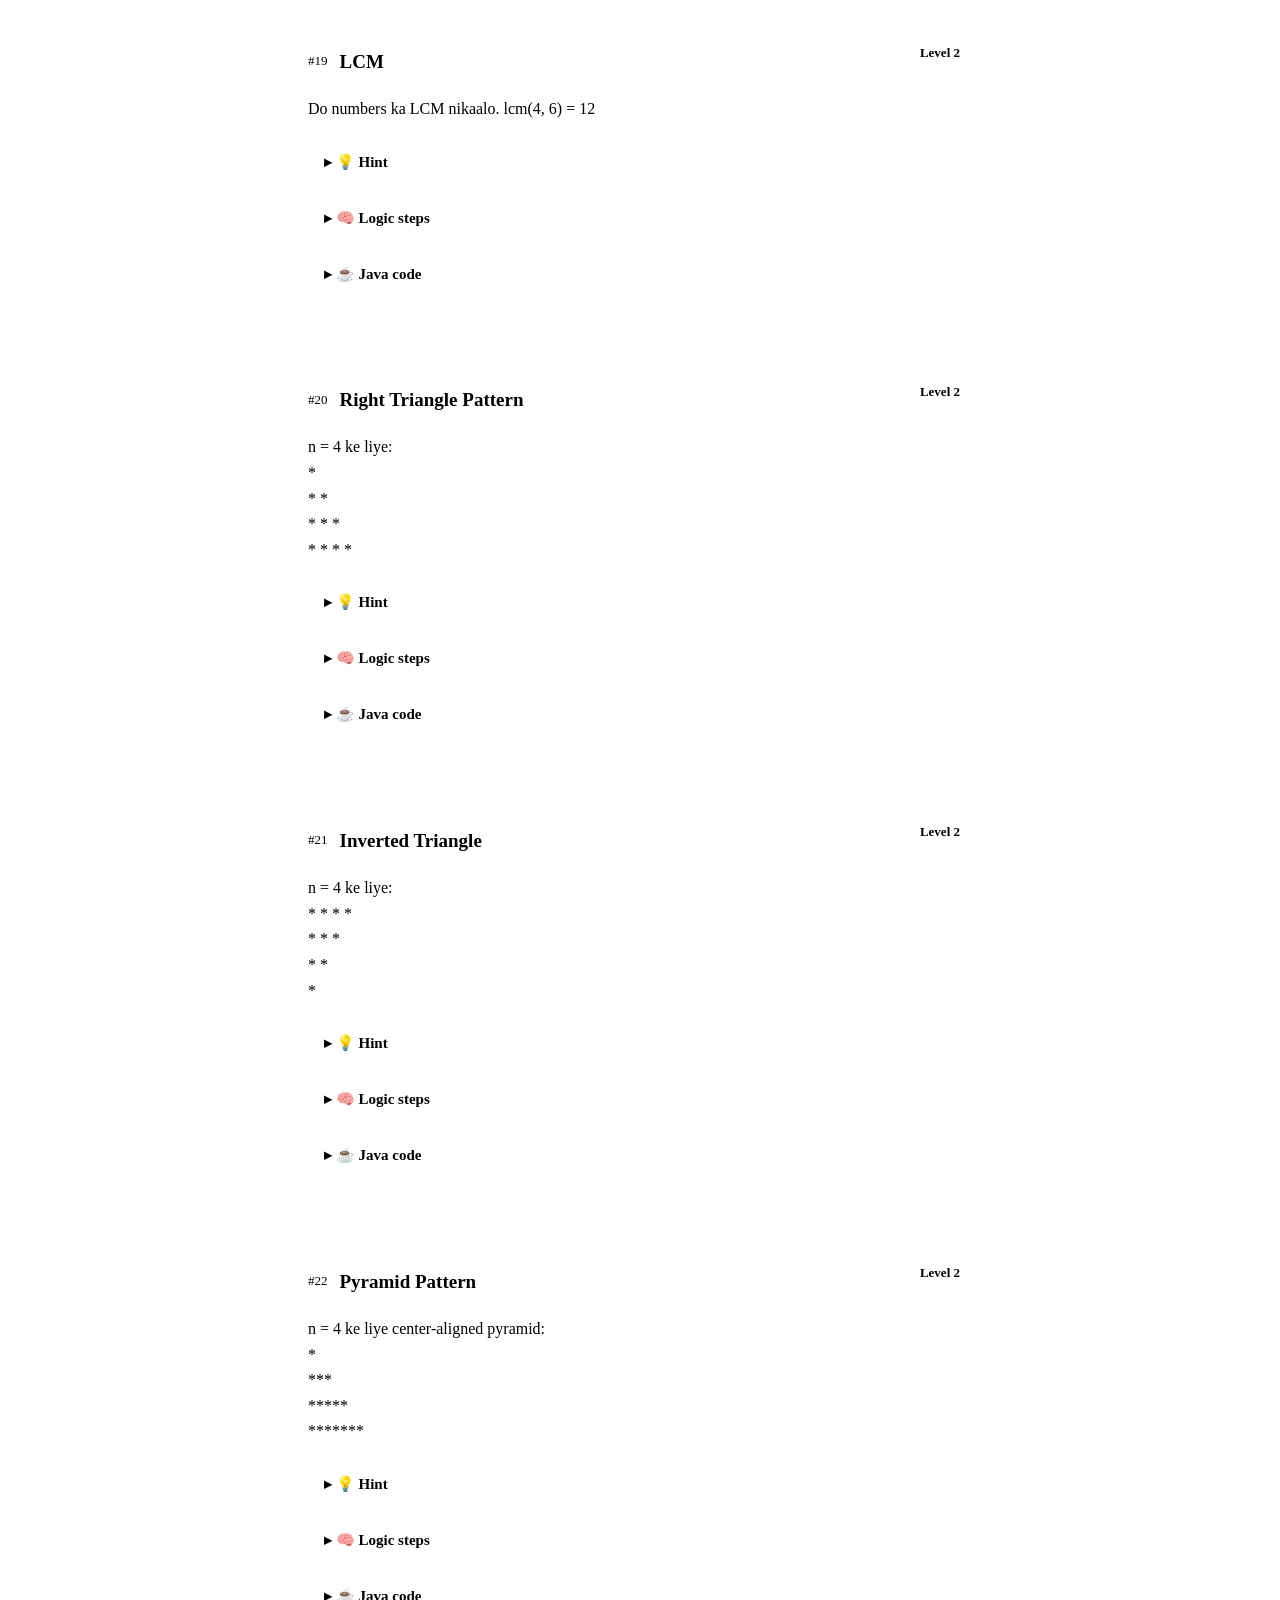
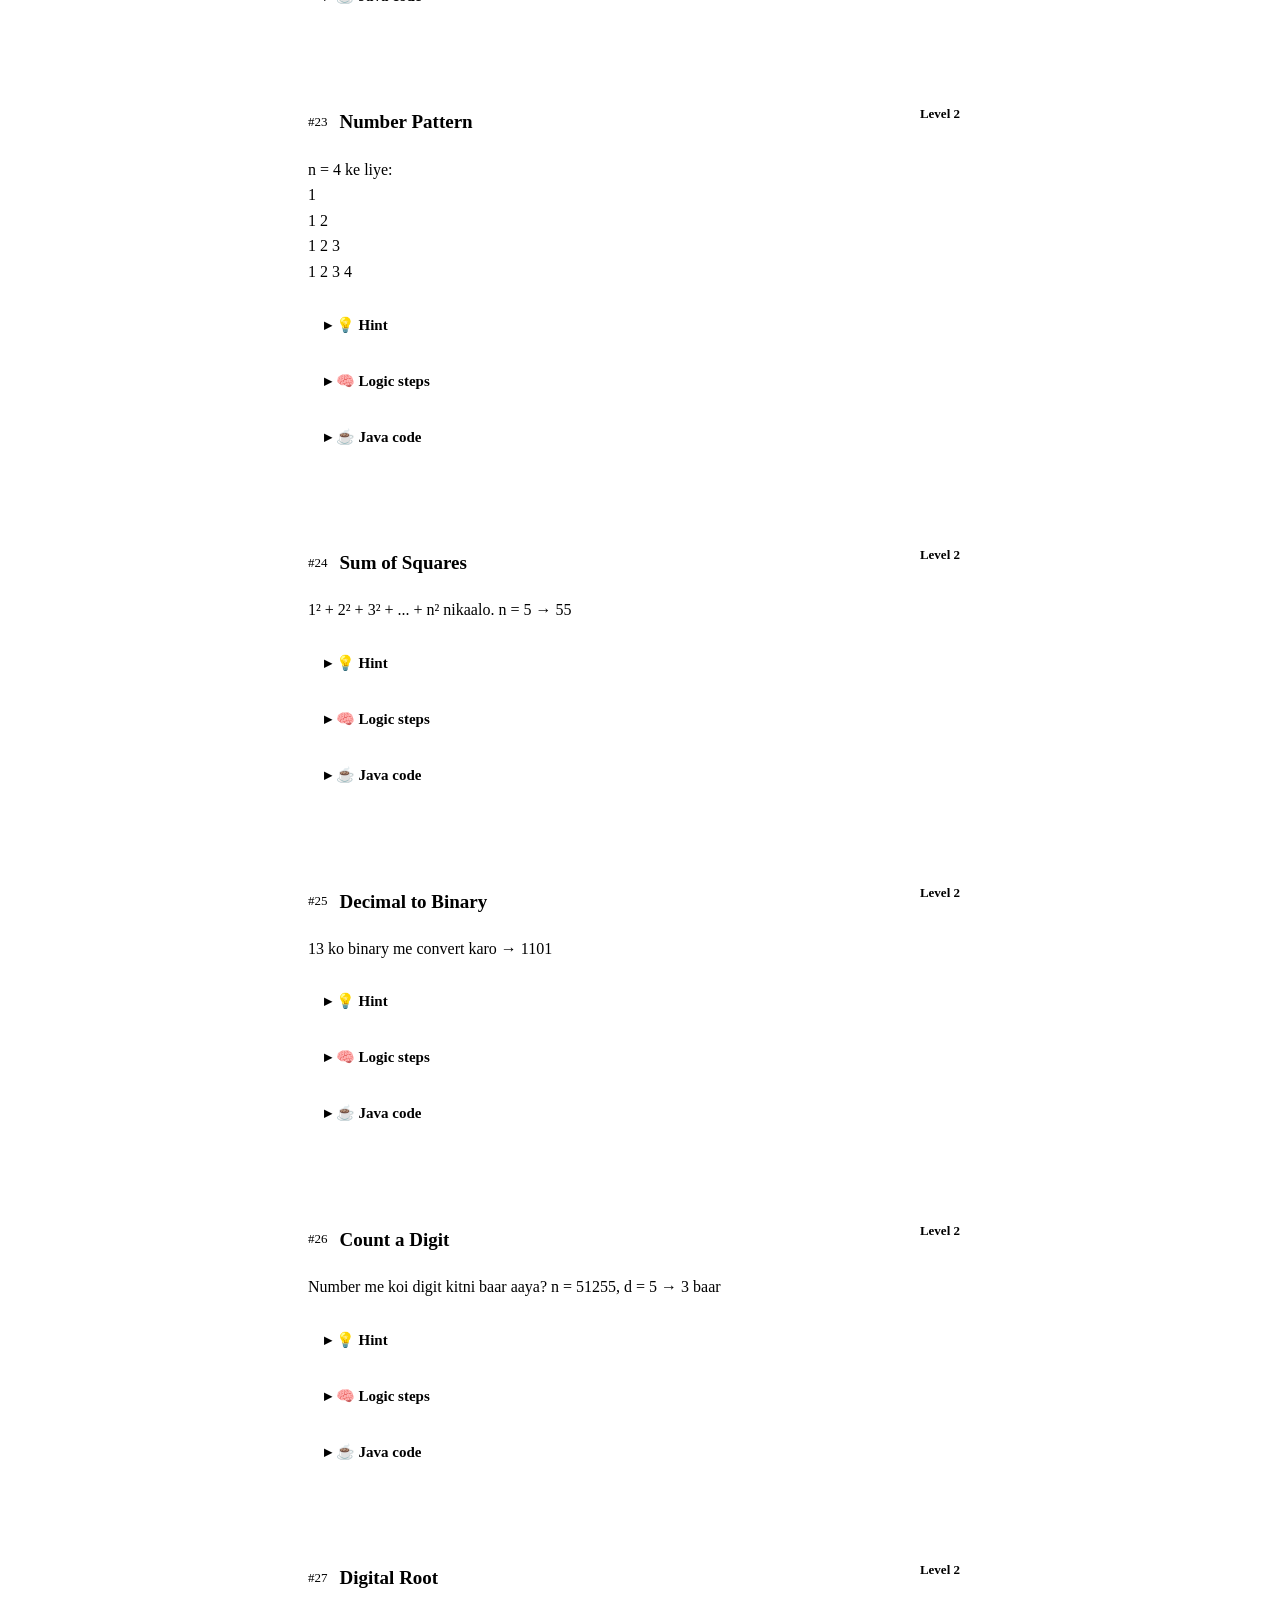
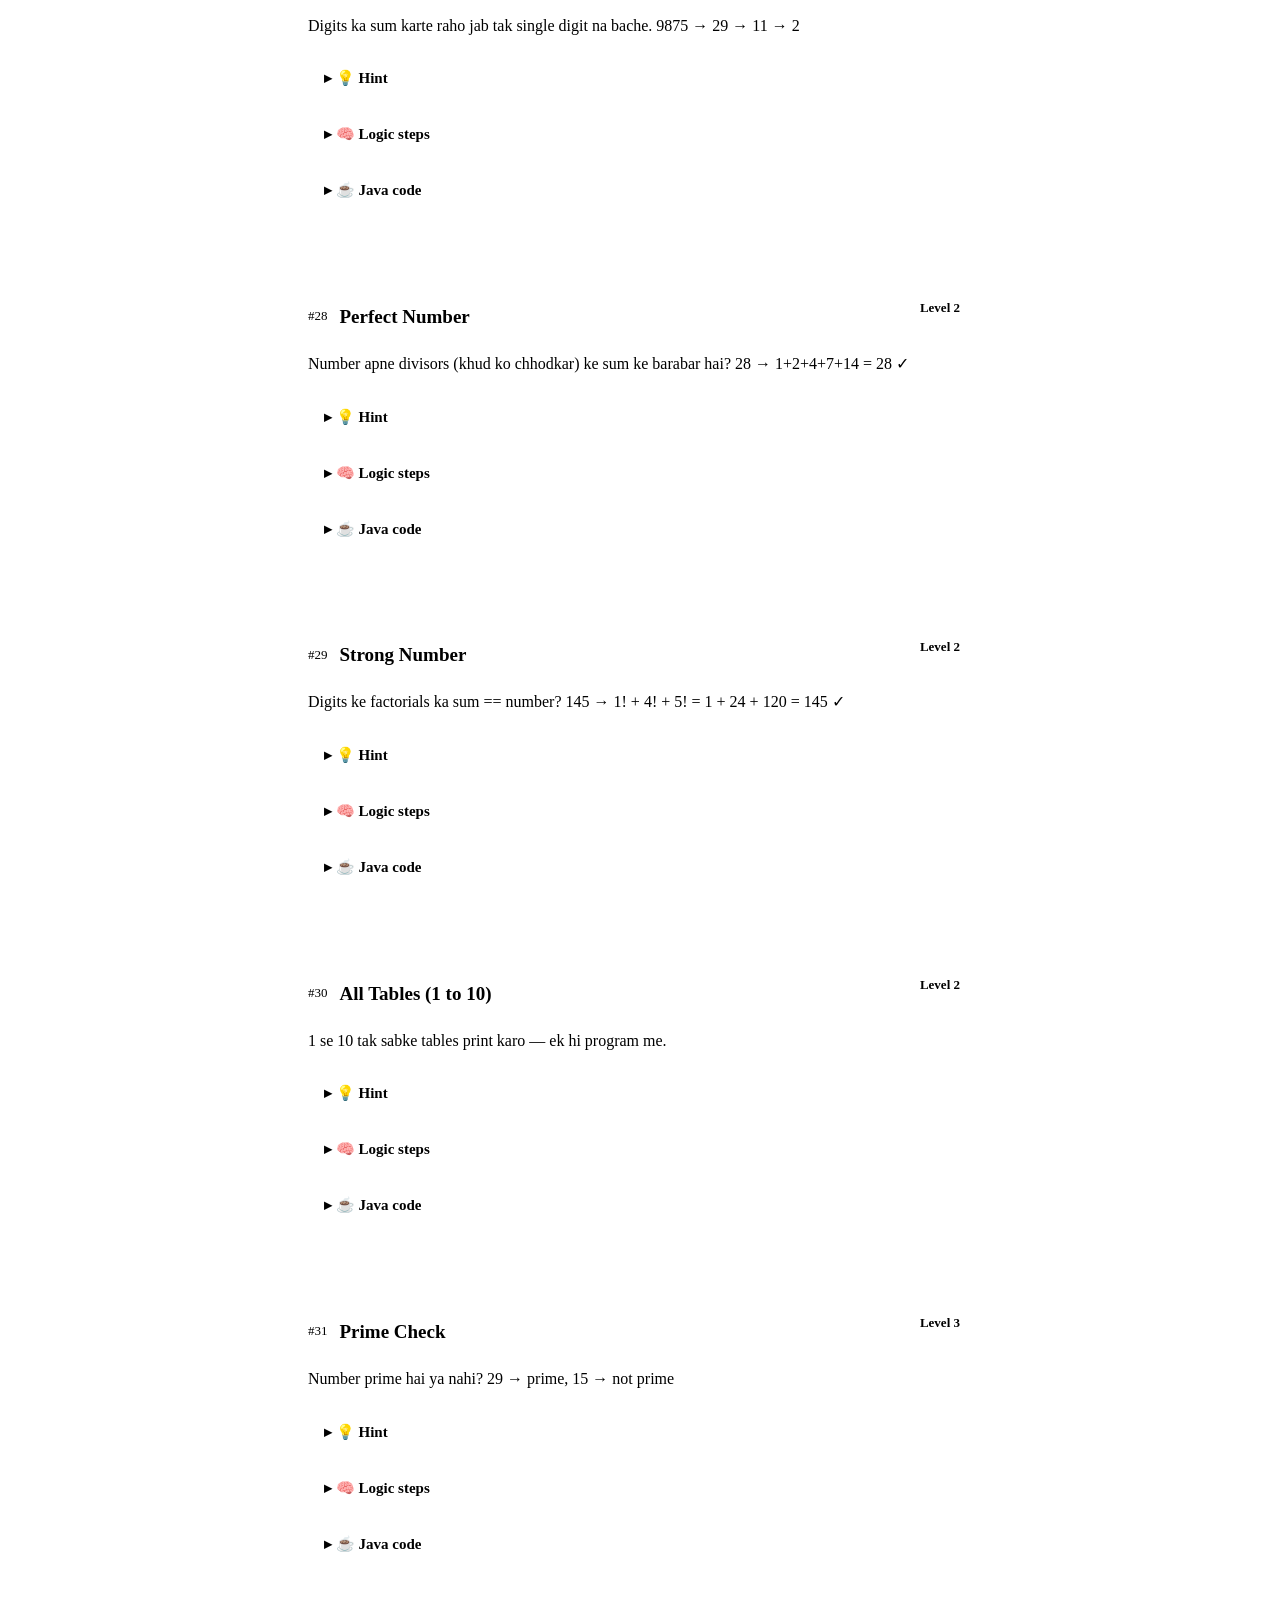
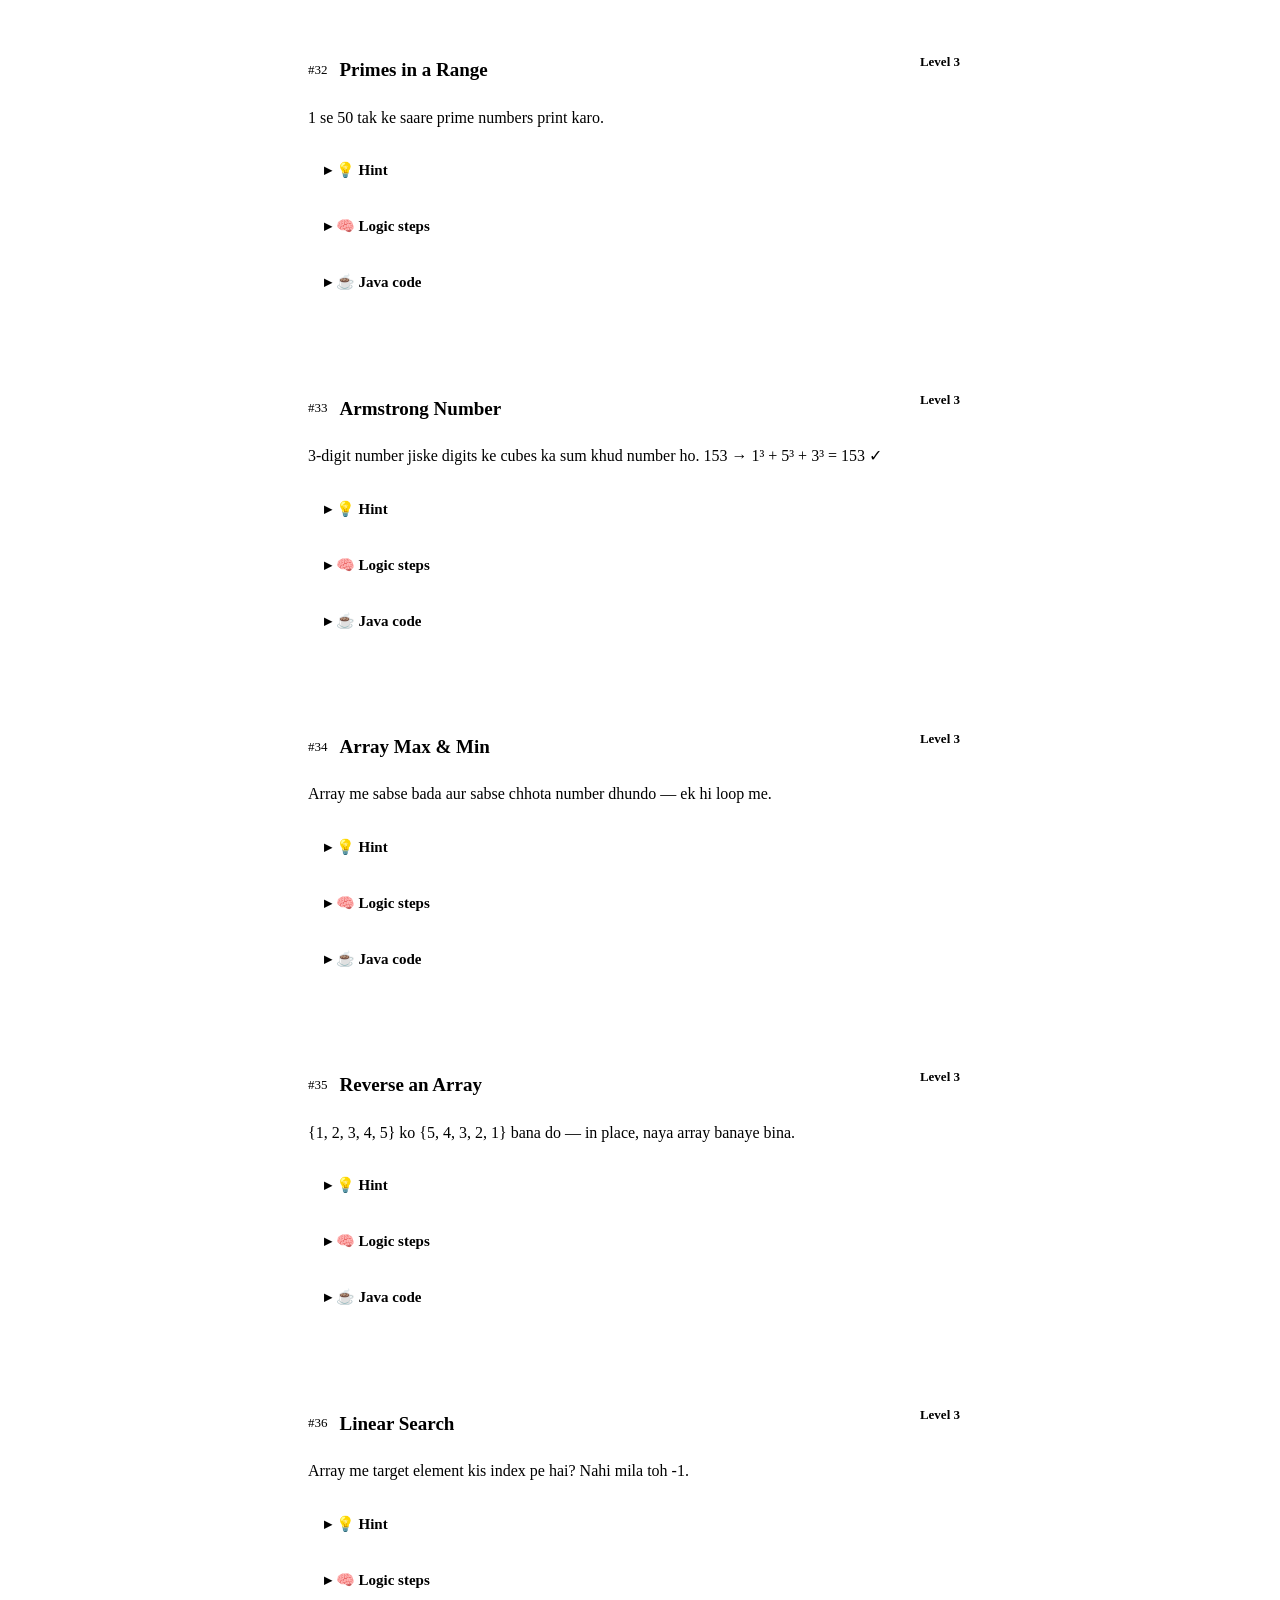
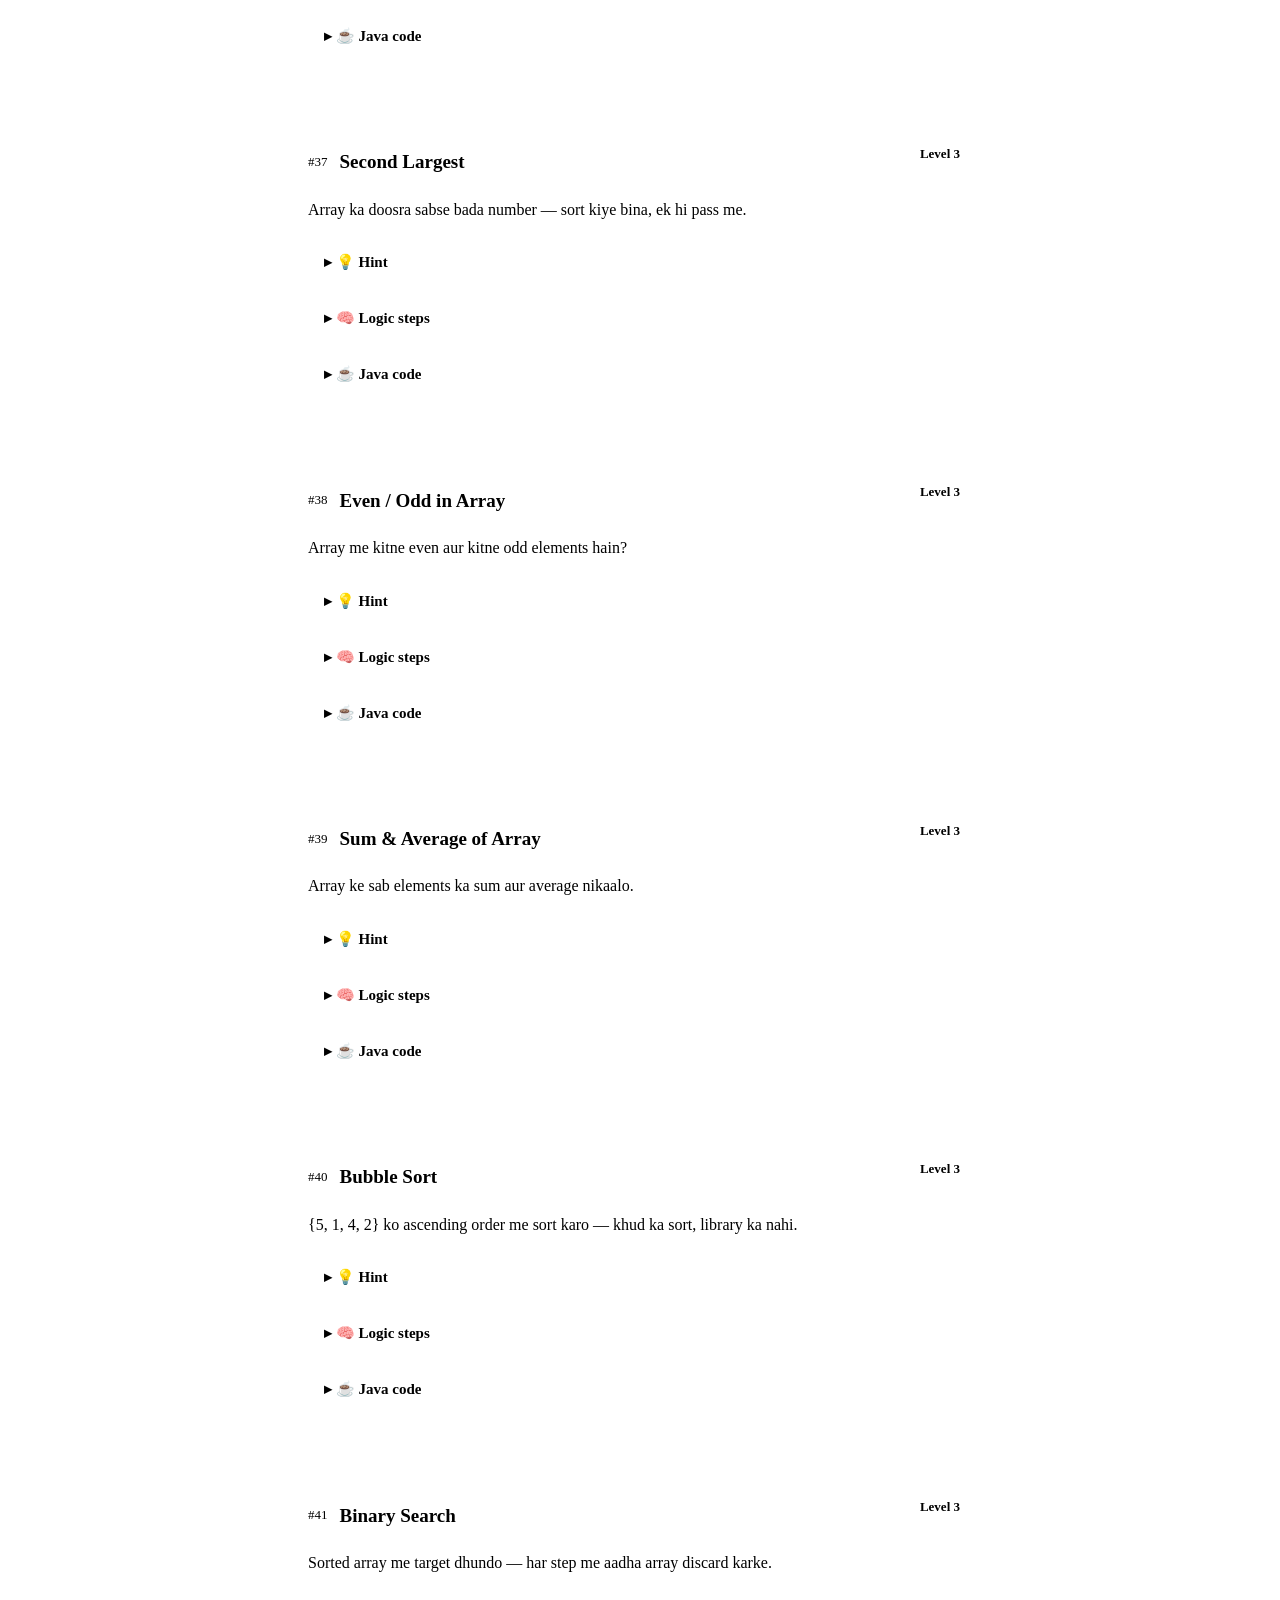
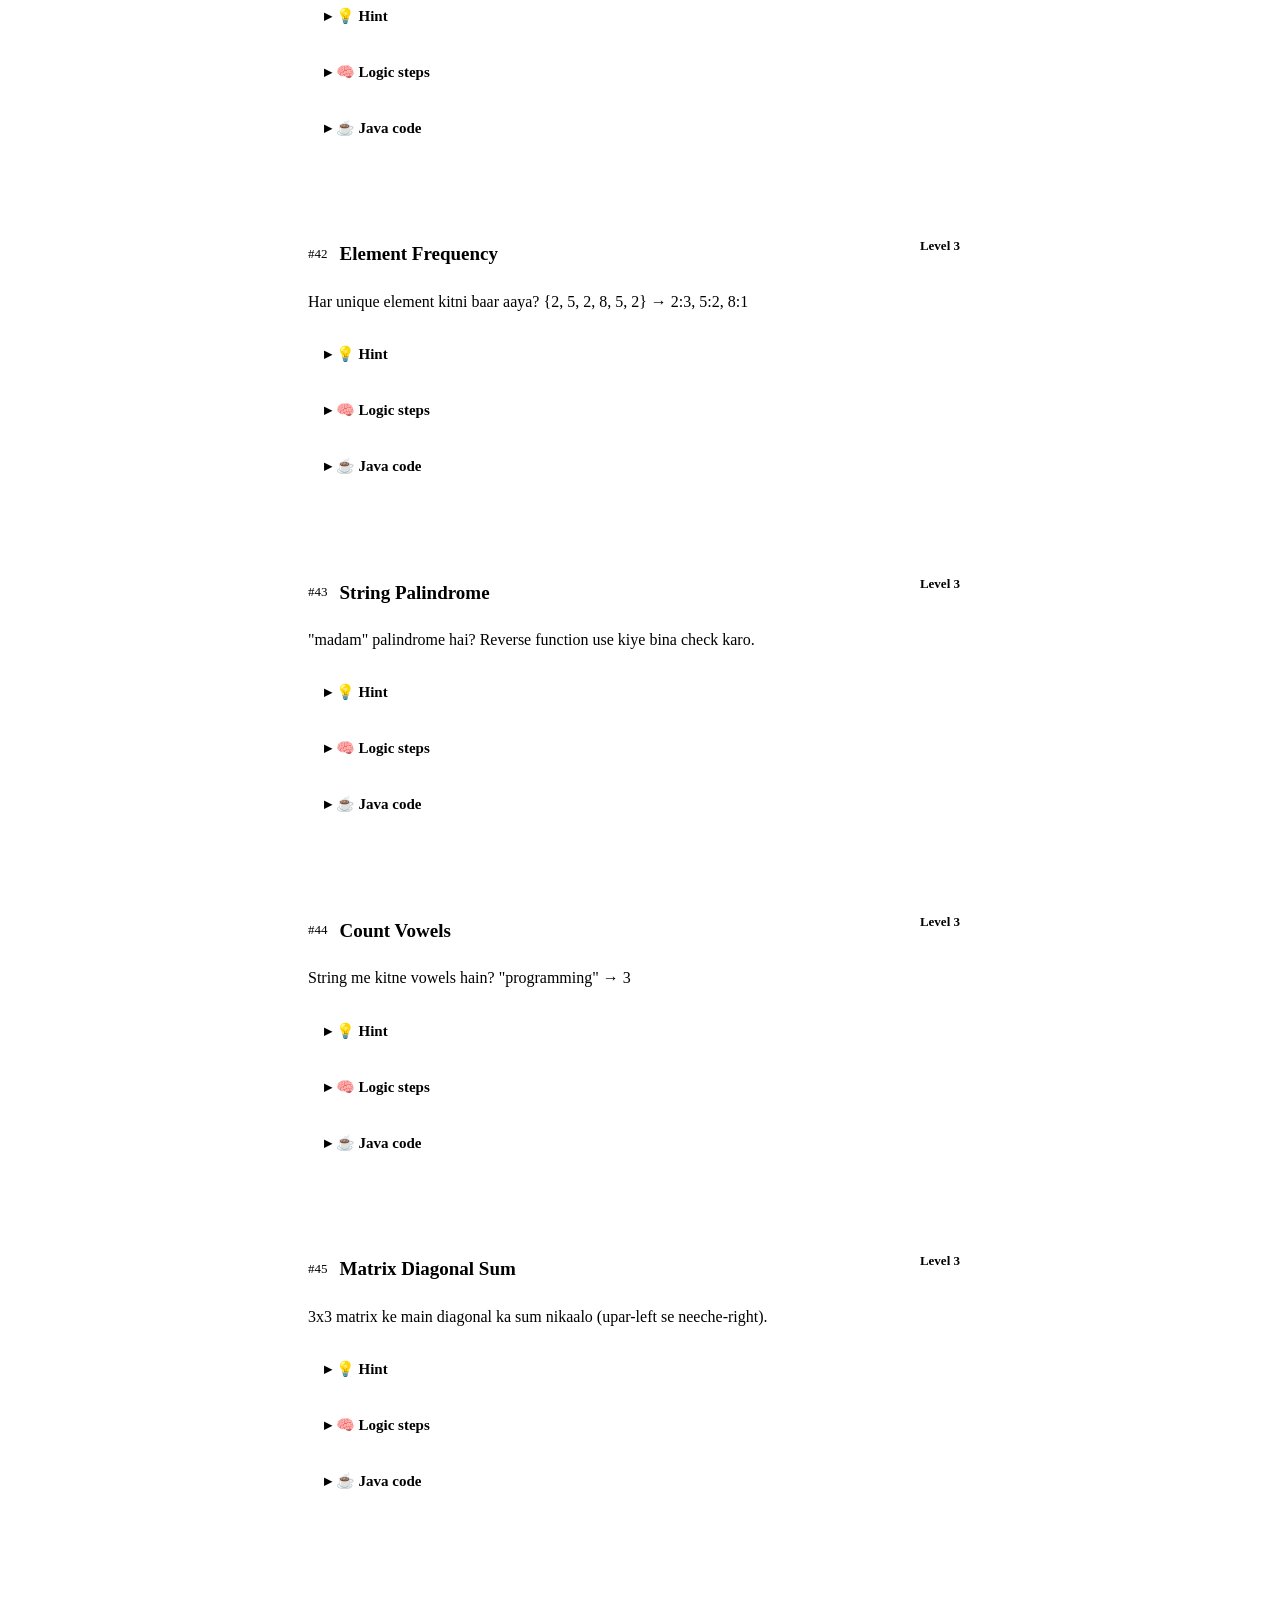
<file: questions.html>
<!DOCTYPE html>
<html lang="en">
<head>
  <meta charset="UTF-8" />
  <meta name="viewport" content="width=device-width, initial-scale=1.0" />
  <title>Questions — Java Logic</title>
  <meta name="description" content="45 level-wise Java logic building questions with hints, logic steps and code." />
  <link rel="stylesheet" href="css/theme.css" />
  <link rel="stylesheet" href="css/layout.css" />
  <link rel="stylesheet" href="css/components.css" />
</head>
<body>

  <nav class="navbar">
    <a href="index.html" class="brand">
      <span class="brand-mark">☕</span>
      <span class="brand-name">Java<span class="accent">Logic</span></span>
    </a>
    <div class="nav-links">
      <a href="index.html" class="nav-link">Home</a>
      <a href="questions.html" class="nav-link active">Questions</a>
      <a href="dryrun.html" class="nav-link">Dry Run</a>
      <a href="mcq.html" class="nav-link">MCQ Test</a>
      <a href="coding.html" class="nav-link">Coding Qs</a>
    </div>
  </nav>

  <header class="page-head">
    <h1 class="page-title">Question Bank</h1>
    <p class="page-sub">Rule simple hai: pehle <strong>khud socho</strong> (paper pe dry run), phir hint kholo, phir logic, code sabse aakhir me. ✍️</p>
    <div class="filter-bar" id="filterBar">
      <button class="filter-btn active" data-lv="0">All</button>
      <button class="filter-btn" data-lv="1">Level 1 · Basics</button>
      <button class="filter-btn" data-lv="2">Level 2 · Loops &amp; Patterns</button>
      <button class="filter-btn" data-lv="3">Level 3 · Think Deeper</button>
    </div>
  </header>

  <main class="section" id="qlist" aria-live="polite"></main>

  <footer class="footer">
    <p>Built by Ashu Dhanda · <span class="accent">JavaLogic</span> — logic strong, life easy.</p>
  </footer>

  <script src="js/questions.js"></script>
</body>
</html>
</file>
<file: css/theme.css>
/* ============================================
   JavaLogic — Calm Focus Theme
   Colors chosen from color-psychology research:
   deep navy = calm, blue = focus, green = balance,
   amber = alertness (used sparingly)
   ============================================ */
// Define the core color palette and typography variables

:root {
  /* Core palette */
  --bg: #0F1B2D;          /* deep calm navy */
  --surface: #16263D;     /* card / section surface */
  --surface-raised: #1D3049;
  --border: rgba(232, 238, 244, 0.12);

  /* Text */
  --text: #E8EEF4;        /* soft white */
  --text-dim: rgba(232, 238, 244, 0.66);

  /* Accents */
  --primary: #4FC3F7;     /* sky blue — focus */
  --primary-soft: rgba(79, 195, 247, 0.12);
  --green: #66BB6A;       /* sage green — progress */
  --green-soft: rgba(102, 187, 106, 0.12);
  --amber: #FFB74D;       /* warm amber — energy, CTAs */
  --amber-soft: rgba(255, 183, 77, 0.12);

  /* Type & spacing */
  --font-sans: -apple-system, BlinkMacSystemFont, "Segoe UI", Roboto, Helvetica, Arial, sans-serif;
  --font-mono: "Menlo", "Consolas", "Liberation Mono", monospace;
  --radius: 8px;
  --radius-lg: 12px;
}

/* ---------- Reset & base ---------- */

* {
  margin: 0;
  padding: 0;
  box-sizing: border-box;
}

html {
  scroll-behavior: smooth;
}

@media (prefers-reduced-motion: reduce) {
  html {
    scroll-behavior: auto;
  }
}

body {
  background: var(--bg);
  color: var(--text);
  font-family: var(--font-sans);
  font-size: 16px;
  line-height: 1.6;
  -webkit-font-smoothing: antialiased;
}

h1, h2, h3 {
  line-height: 1.25;
  font-weight: 700;
}

a {
  color: var(--primary);
  text-decoration: none;
}

ul {
  list-style: none;
}

em {
  font-style: italic;
  color: var(--primary);
}

.accent {
  color: var(--primary);
}

/* ---------- Buttons ---------- */

.btn {
  display: inline-block;
  padding: 12px 24px;
  border-radius: var(--radius);
  font-weight: 600;
  font-size: 16px;
  transition: transform 0.15s ease, background 0.15s ease, border-color 0.15s ease;
}

.btn:focus-visible {
  outline: 2px solid var(--amber);
  outline-offset: 2px;
}

.btn-primary {
  background: var(--amber);
  color: #14202f;
}

.btn-primary:hover {
  transform: translateY(-2px);
  background: #ffc266;
}

.btn-ghost {
  border: 1px solid var(--border);
  color: var(--text);
  background: transparent;
}

.btn-ghost:hover {
  border-color: var(--primary);
  color: var(--primary);
}

/* ---------- Badges & tags ---------- */

.badge {
  display: inline-block;
  font-size: 11px;
  font-weight: 600;
  letter-spacing: 0.04em;
  text-transform: uppercase;
  padding: 2px 8px;
  border-radius: 999px;
  vertical-align: middle;
}

.badge-soon {
  background: var(--amber-soft);
  color: var(--amber);
}

.level-tag {
  display: inline-block;
  font-size: 13px;
  font-weight: 700;
  padding: 4px 12px;
  border-radius: 999px;
  margin-bottom: 16px;
}

.level-tag-1 {
  background: var(--green-soft);
  color: var(--green);
}

.level-tag-2 {
  background: var(--primary-soft);
  color: var(--primary);
}

.level-tag-3 {
  background: var(--amber-soft);
  color: var(--amber);
}

/* ---------- Code & trace styling ---------- */

pre, code {
  font-family: var(--font-mono);
  font-size: 14px;
  line-height: 1.7;
}

.c-kw  { color: var(--primary); }
.c-num { color: var(--amber); }
.c-str { color: var(--green); }

.trace-table {
  width: 100%;
  border-collapse: collapse;
  font-family: var(--font-mono);
  font-size: 14px;
}

.trace-table th,
.trace-table td {
  text-align: left;
  padding: 8px 12px;
  border-bottom: 1px solid var(--border);
}

.trace-table th {
  color: var(--text-dim);
  font-weight: 600;
  font-size: 12px;
  text-transform: uppercase;
  letter-spacing: 0.05em;
}

.trace-active {
  background: var(--green-soft);
}

.trace-active td {
  color: var(--green);
  font-weight: 600;
}

.trace-dim td {
  color: var(--text-dim);
}
</file>
<file: css/layout.css>
/* ============================================
   JavaLogic — Layout
   navbar, hero, sections, cards, footer
   ============================================ */

/* ---------- Navbar ---------- */

.navbar {
  display: flex;
  align-items: center;
  justify-content: space-between;
  max-width: 1040px;
  margin: 0 auto;
  padding: 20px 24px;
}

.brand {
  display: flex;
  align-items: center;
  gap: 8px;
  color: var(--text);
  font-weight: 700;
  font-size: 18px;
}

.brand-mark {
  font-size: 20px;
}

.nav-links {
  display: flex;
  align-items: center;
  gap: 24px;
}

.nav-link {
  color: var(--text-dim);
  font-size: 15px;
  font-weight: 500;
  padding: 8px 0;
}

.nav-link:hover,
.nav-link.active {
  color: var(--text);
}

/* ---------- Hero ---------- */

.hero {
  max-width: 760px;
  margin: 0 auto;
  padding: 64px 24px 48px;
  text-align: center;
}

.hero-kicker {
  color: var(--amber);
  font-weight: 600;
  font-size: 15px;
  letter-spacing: 0.04em;
  margin-bottom: 16px;
}

.hero-title {
  font-size: 44px;
  margin-bottom: 16px;
}

.hero-sub {
  color: var(--text-dim);
  font-size: 18px;
  max-width: 560px;
  margin: 0 auto 32px;
}

.hero-actions {
  display: flex;
  justify-content: center;
  gap: 16px;
  flex-wrap: wrap;
}

/* ---------- Sections ---------- */

.section {
  max-width: 1040px;
  margin: 0 auto;
  padding: 48px 24px;
}

.section-title {
  font-size: 28px;
  margin-bottom: 8px;
}

.section-sub {
  color: var(--text-dim);
  max-width: 640px;
  margin-bottom: 32px;
}

/* ---------- Dry run demo ---------- */

.dryrun-demo {
  display: grid;
  grid-template-columns: 1fr 1fr;
  gap: 24px;
  align-items: start;
}

.code-card,
.trace-card {
  background: var(--surface);
  border: 1px solid var(--border);
  border-radius: var(--radius-lg);
  overflow: hidden;
}

.code-card pre {
  padding: 16px 20px;
  overflow-x: auto;
}

.code-card-head {
  padding: 10px 20px;
  font-size: 13px;
  font-weight: 600;
  color: var(--text-dim);
  background: var(--surface-raised);
  border-bottom: 1px solid var(--border);
}

.trace-card .trace-table {
  margin: 8px 8px 0;
  width: calc(100% - 16px);
}

.trace-note {
  color: var(--text-dim);
  font-size: 14px;
  padding: 12px 20px 16px;
}

/* ---------- Level cards ---------- */

.level-grid {
  display: grid;
  grid-template-columns: repeat(3, 1fr);
  gap: 24px;
}

.level-card {
  background: var(--surface);
  border: 1px solid var(--border);
  border-radius: var(--radius-lg);
  padding: 24px;
  transition: transform 0.15s ease, border-color 0.15s ease;
}

.level-card:hover {
  transform: translateY(-4px);
  border-color: var(--primary);
}

.level-card h3 {
  font-size: 20px;
  margin-bottom: 12px;
}

.level-card ul li {
  color: var(--text-dim);
  padding: 6px 0;
  border-bottom: 1px solid var(--border);
  font-size: 15px;
}

.level-card ul li:last-child {
  border-bottom: none;
}

/* ---------- Footer ---------- */

.footer {
  border-top: 1px solid var(--border);
  margin-top: 32px;
  padding: 32px 24px;
  text-align: center;
  color: var(--text-dim);
  font-size: 14px;
}

/* ---------- Responsive ---------- */

@media (max-width: 800px) {
  .dryrun-demo,
  .level-grid {
    grid-template-columns: 1fr;
  }

  .hero {
    padding: 48px 20px 32px;
  }

  .hero-title {
    font-size: 32px;
  }

  .section {
    padding: 32px 20px;
  }
}

@media (max-width: 560px) {
  .navbar {
    flex-direction: column;
    gap: 12px;
  }
}
</file>
<file: css/components.css>
/* ============================================
   JavaLogic — Components
   page head, filter bar, question cards
   ============================================ */

/* ---------- Page head ---------- */

.page-head {
  max-width: 860px;
  margin: 0 auto;
  padding: 40px 24px 8px;
  text-align: center;
}

.page-title {
  font-size: 36px;
  margin-bottom: 12px;
}

.page-sub {
  color: var(--text-dim);
  max-width: 620px;
  margin: 0 auto 28px;
}

/* ---------- Filter bar ---------- */

.filter-bar {
  display: flex;
  justify-content: center;
  flex-wrap: wrap;
  gap: 12px;
}

.filter-btn {
  font-family: var(--font-sans);
  font-size: 14px;
  font-weight: 600;
  color: var(--text-dim);
  background: var(--surface);
  border: 1px solid var(--border);
  border-radius: 999px;
  padding: 10px 18px;
  cursor: pointer;
  transition: color 0.15s ease, border-color 0.15s ease, background 0.15s ease;
}

.filter-btn:hover {
  color: var(--text);
  border-color: var(--primary);
}

.filter-btn.active {
  background: var(--primary-soft);
  border-color: var(--primary);
  color: var(--primary);
}

.filter-btn:focus-visible {
  outline: 2px solid var(--amber);
  outline-offset: 2px;
}

/* ---------- Question list ---------- */

#qlist {
  max-width: 760px;
  padding-top: 24px;
}

.q-card {
  background: var(--surface);
  border: 1px solid var(--border);
  border-radius: var(--radius-lg);
  padding: 24px;
  margin-bottom: 24px;
}

.q-head {
  display: flex;
  align-items: center;
  gap: 12px;
  flex-wrap: wrap;
  margin-bottom: 12px;
}

.q-num {
  font-family: var(--font-mono);
  font-size: 13px;
  color: var(--text-dim);
}

.q-title {
  font-size: 19px;
  flex: 1;
}

.q-statement {
  color: var(--text-dim);
  margin-bottom: 16px;
  white-space: pre-line;
}

/* ---------- Details (hint / logic / code) ---------- */

.q-details {
  border: 1px solid var(--border);
  border-radius: var(--radius);
  margin-bottom: 8px;
  overflow: hidden;
}

.q-details summary {
  cursor: pointer;
  padding: 12px 16px;
  font-weight: 600;
  font-size: 15px;
  list-style: none;
  user-select: none;
}

.q-details summary::-webkit-details-marker {
  display: none;
}

.q-details summary::before {
  content: "▸ ";
  color: var(--text-dim);
}

.q-details[open] summary::before {
  content: "▾ ";
}

.q-details summary:focus-visible {
  outline: 2px solid var(--amber);
  outline-offset: -2px;
}

.q-hint summary { color: var(--amber); }
.q-logic summary { color: var(--green); }
.q-code summary { color: var(--primary); }

.q-details .q-body {
  padding: 4px 16px 16px;
  color: var(--text-dim);
}

.q-details ol {
  padding-left: 20px;
}

.q-details ol li {
  padding: 4px 0;
}

.q-details pre {
  background: var(--bg);
  border-radius: var(--radius);
  padding: 14px 16px;
  overflow-x: auto;
  margin: 4px 0 8px;
}

.q-footnote {
  font-size: 13px;
  color: var(--text-dim);
  margin-top: 12px;
}

/* ---------- Home page level-card link ---------- */

.level-count {
  display: inline-block;
  margin-top: 16px;
  font-size: 14px;
  font-weight: 600;
  color: var(--primary);
}

/* ---------- Responsive ---------- */

@media (max-width: 560px) {
  .page-title {
    font-size: 28px;
  }

  .q-card {
    padding: 16px;
  }
}
</file>
<file: css/coding.css>
.code-toolbar{max-width:760px;margin:0 auto 8px;display:flex;justify-content:center;}
.code-search{width:100%;max-width:420px;font-family:var(--font-sans);font-size:15px;color:var(--text);background:var(--surface);border:1px solid var(--border);border-radius:999px;padding:11px 18px;outline:none;transition:border-color .15s ease;}
.code-search:focus{border-color:var(--primary);}
.code-search::placeholder{color:var(--text-dim);}
.code-count{text-align:center;color:var(--text-dim);font-size:13px;margin:14px auto 4px;}
#codeList{max-width:760px;padding-top:12px;}
.code-q{background:var(--surface);border:1px solid var(--border);border-radius:var(--radius-lg);padding:20px 24px;margin-bottom:16px;transition:border-color .15s ease,transform .1s ease;}
.code-q:hover{border-color:var(--primary);transform:translateX(3px);}
.code-q-head{display:flex;gap:12px;align-items:center;margin-bottom:10px;flex-wrap:wrap;}
.code-num{font-family:var(--font-mono);font-size:13px;color:var(--text-dim);}
.code-tag{font-size:11px;font-weight:600;text-transform:uppercase;letter-spacing:.04em;padding:3px 10px;border-radius:999px;background:var(--primary-soft);color:var(--primary);}
.tag-1{background:var(--green-soft);color:var(--green);}
.tag-2{background:var(--primary-soft);color:var(--primary);}
.tag-3{background:var(--amber-soft);color:var(--amber);}
.tag-4{background:var(--primary-soft);color:var(--primary);}
.tag-5{background:var(--green-soft);color:var(--green);}
.tag-6{background:var(--amber-soft);color:var(--amber);}
.code-name{font-size:17px;font-weight:700;color:var(--text);margin-bottom:8px;line-height:1.4;}
.code-logic{font-size:14.5px;line-height:1.6;color:var(--text-dim);}
.logic-label{color:var(--primary);font-weight:600;}
.code-empty{text-align:center;color:var(--text-dim);padding:40px;}
@media(max-width:560px){.code-q{padding:16px;}}
</file>
<file: css/dryrun.css>
/* ============================================
   JavaLogic — Dry Run Visualizer
   ============================================ */

.dr-wrap {
  display: grid;
  grid-template-columns: 1fr 1fr;
  gap: 24px;
  align-items: start;
  padding-top: 24px;
}

/* ---------- Code lines ---------- */

.dr-code {
  list-style: none;
  font-family: var(--font-mono);
  font-size: 14px;
  line-height: 1.7;
  padding: 12px 0;
  overflow-x: auto;
}

.dr-code li {
  padding: 2px 20px 2px 16px;
  white-space: pre;
  border-left: 3px solid transparent;
  color: var(--text-dim);
}

.dr-code li.active {
  background: var(--green-soft);
  border-left-color: var(--green);
  color: var(--text);
}

/* ---------- Right panel ---------- */

.dr-panel {
  display: flex;
  flex-direction: column;
  gap: 16px;
}

.dr-controls {
  display: flex;
  gap: 12px;
  flex-wrap: wrap;
}

.dr-btn {
  font-size: 15px;
  padding: 10px 18px;
  cursor: pointer;
  font-family: var(--font-sans);
}

button.btn {
  border: 1px solid var(--border);
}

button.btn-primary {
  border-color: var(--amber);
}

.dr-btn:disabled {
  opacity: 0.4;
  cursor: not-allowed;
  transform: none;
}

.dr-step-count {
  font-family: var(--font-mono);
  font-size: 13px;
  color: var(--text-dim);
}

.dr-card {
  background: var(--surface);
  border: 1px solid var(--border);
  border-radius: var(--radius-lg);
  overflow: hidden;
}

.dr-card .trace-table {
  margin: 8px;
  width: calc(100% - 16px);
}

.dr-card .trace-table td.changed {
  color: var(--amber);
  font-weight: 700;
  background: var(--amber-soft);
}

.dr-output {
  padding: 14px 20px;
  min-height: 52px;
  color: var(--green);
}

.dr-note {
  color: var(--text-dim);
  font-size: 15px;
  padding: 4px 4px 0;
  min-height: 48px;
}

.dr-note strong {
  color: var(--amber);
}

/* ---------- Responsive ---------- */

@media (max-width: 800px) {
  .dr-wrap {
    grid-template-columns: 1fr;
  }
}
</file>
